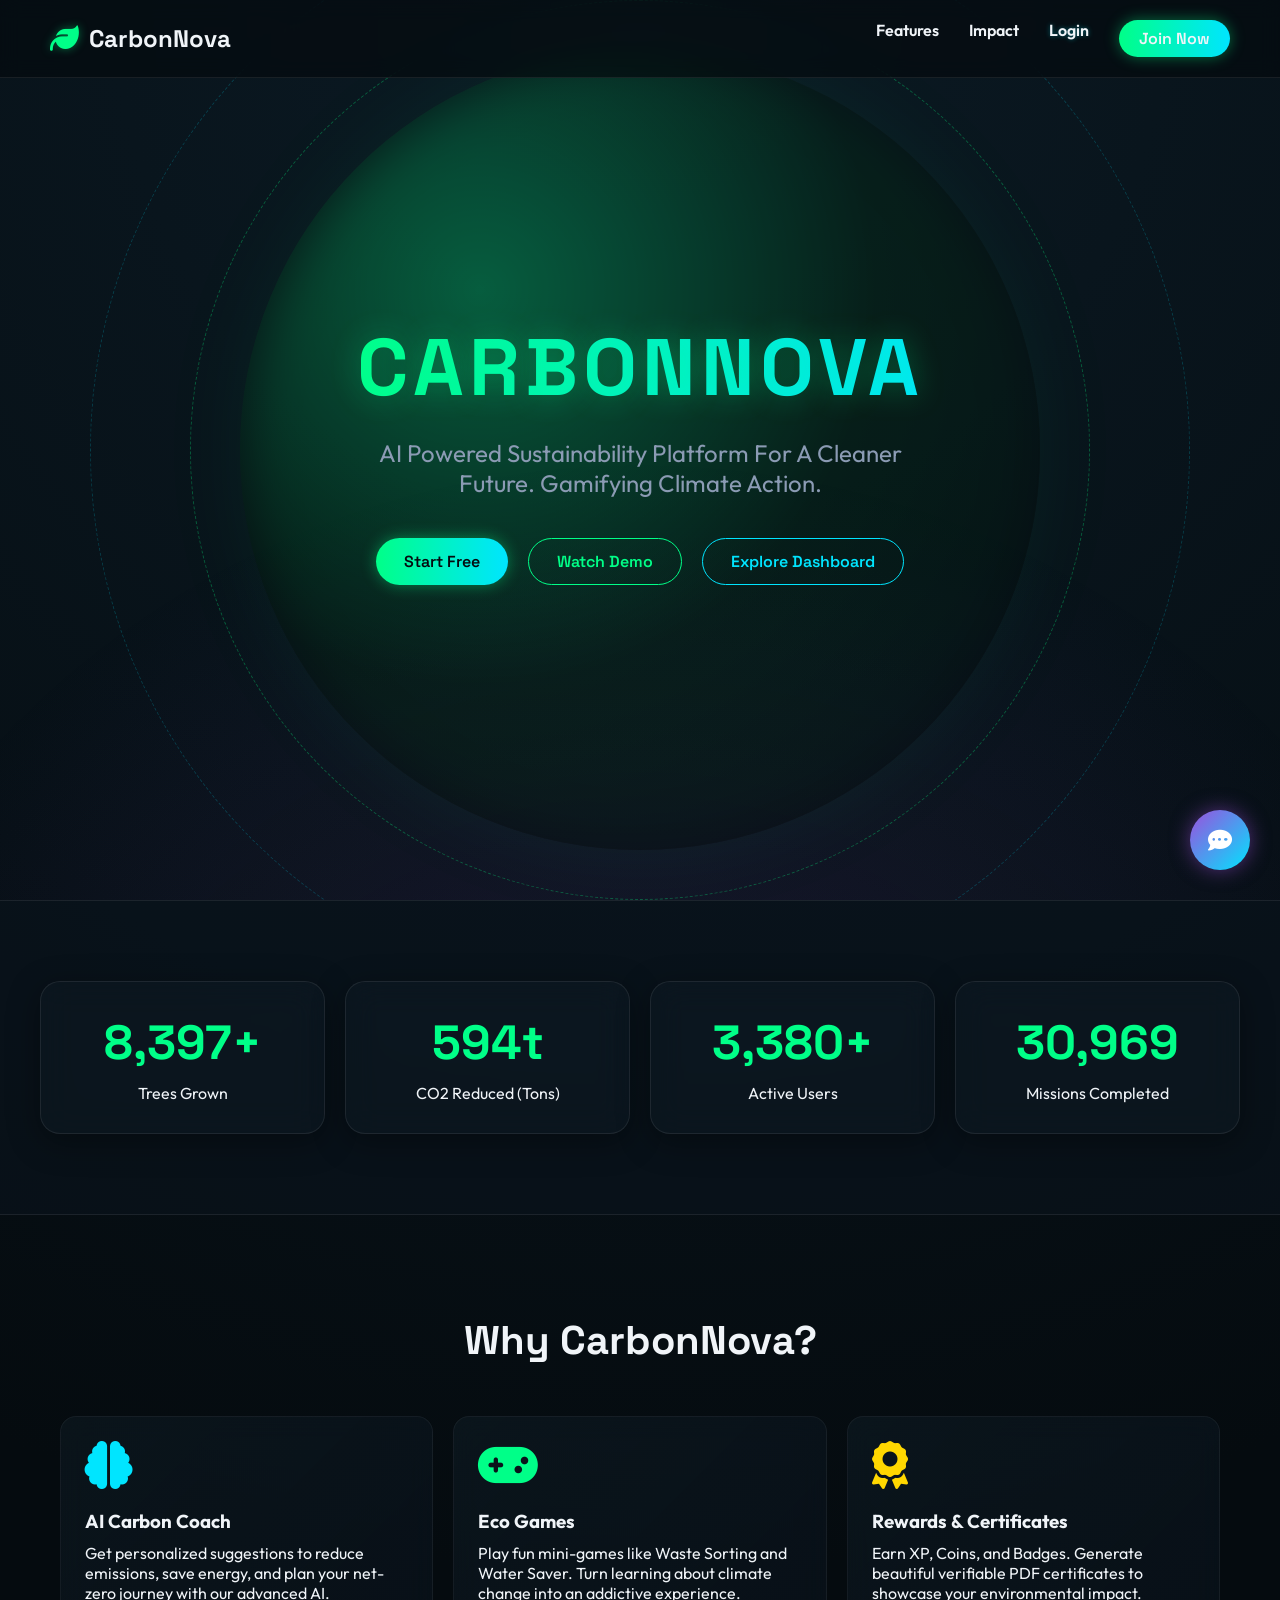
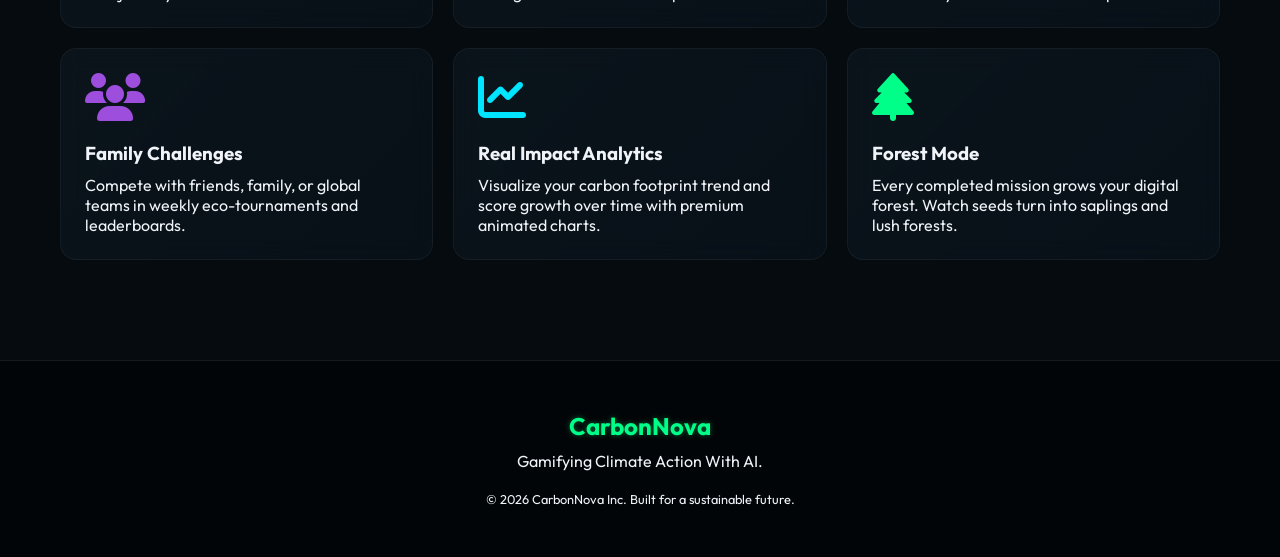
<file: index.html>
<!DOCTYPE html>
<html lang="en">
<head>
    <meta charset="UTF-8">
    <meta name="viewport" content="width=device-width, initial-scale=1.0">
    <title>CarbonNova - Gamifying Climate Action With AI</title>
    <link rel="stylesheet" href="style.css">
    <link rel="stylesheet" href="https://cdnjs.cloudflare.com/ajax/libs/font-awesome/6.4.0/css/all.min.css">
    <style>
        /* Hero Section Specific Styles */
        .hero {
            height: 100vh;
            display: flex;
            align-items: center;
            justify-content: center;
            position: relative;
            overflow: hidden;
            text-align: center;
            padding: 0 20px;
        }

        .earth-container {
            position: absolute;
            z-index: -1;
            width: 800px;
            height: 800px;
            border-radius: 50%;
            background: radial-gradient(circle at 30% 30%, #00ff88 0%, #003311 50%, #050b0f 100%);
            box-shadow: 0 0 100px rgba(0, 255, 136, 0.2), inset 0 0 50px rgba(0, 0, 0, 0.8);
            animation: rotateEarth 60s infinite linear;
            opacity: 0.3;
        }

        @keyframes rotateEarth {
            0% { transform: rotate(0deg); }
            100% { transform: rotate(360deg); }
        }

        .orbit-ring {
            position: absolute;
            border: 1px dashed rgba(0, 255, 136, 0.3);
            border-radius: 50%;
            top: 50%;
            left: 50%;
            transform: translate(-50%, -50%);
        }

        .hero-content h1 {
            font-size: 5rem;
            font-family: var(--font-accent);
            text-transform: uppercase;
            letter-spacing: 5px;
            background: linear-gradient(to right, #00ff88, #00e5ff);
            -webkit-background-clip: text;
            -webkit-text-fill-color: transparent;
            margin-bottom: 20px;
            text-shadow: 0 0 30px rgba(0,255,136,0.3);
        }

        .hero-content p {
            font-size: 1.5rem;
            color: var(--text-muted);
            margin-bottom: 40px;
            max-width: 600px;
            margin-left: auto;
            margin-right: auto;
        }

        .stats-section {
            padding: 80px 20px;
            background: rgba(10,20,30,0.5);
            border-top: 1px solid var(--glass-border);
            border-bottom: 1px solid var(--glass-border);
        }

        .stat-card {
            text-align: center;
            padding: 30px;
        }

        .stat-card h3 {
            font-size: 3rem;
            color: var(--primary-green);
            margin-bottom: 10px;
            font-family: var(--font-accent);
        }

        .features-section {
            padding: 100px 20px;
            max-width: 1200px;
            margin: 0 auto;
        }
        
        .section-title {
            text-align: center;
            font-size: 2.5rem;
            margin-bottom: 50px;
            font-family: var(--font-accent);
        }

        .feature-icon {
            font-size: 3rem;
            color: var(--cyan-highlight);
            margin-bottom: 20px;
        }

        nav {
            position: fixed;
            top: 0;
            width: 100%;
            padding: 20px 50px;
            display: flex;
            justify-content: space-between;
            align-items: center;
            z-index: 100;
            backdrop-filter: blur(10px);
            background: rgba(5,11,15,0.7);
            border-bottom: 1px solid var(--glass-border);
        }

        .nav-links-top {
            display: flex;
            gap: 30px;
            list-style: none;
        }

        .nav-links-top a {
            color: var(--text-main);
            text-decoration: none;
            font-weight: 600;
            transition: color 0.3s;
        }

        .nav-links-top a:hover {
            color: var(--primary-green);
        }

        footer {
            padding: 50px 20px;
            text-align: center;
            background: rgba(0,0,0,0.5);
            border-top: 1px solid var(--glass-border);
        }
    </style>
</head>
<body>
    <div class="bg-wave"></div>
    
    <nav>
        <div class="logo-container" style="border: none; padding: 0;">
            <i class="fas fa-leaf logo-icon"></i>
            CarbonNova
        </div>
        <ul class="nav-links-top">
            <li><a href="#features">Features</a></li>
            <li><a href="#impact">Impact</a></li>
            <li><a href="login.html" class="text-cyan">Login</a></li>
            <li><a href="signup.html" class="btn btn-primary" style="padding: 8px 20px;">Join Now</a></li>
        </ul>
    </nav>

    <section class="hero">
        <div class="earth-container"></div>
        <div class="orbit-ring" style="width: 900px; height: 900px;"></div>
        <div class="orbit-ring" style="width: 1100px; height: 1100px; border-color: rgba(0,229,255,0.2);"></div>
        
        <div class="hero-content reveal">
            <h1>CarbonNova</h1>
            <p>AI Powered Sustainability Platform For A Cleaner Future. Gamifying Climate Action.</p>
            <div style="display: flex; gap: 20px; justify-content: center;">
                <a href="signup.html" class="btn btn-primary">Start Free</a>
                <a href="#features" class="btn btn-outline">Watch Demo</a>
                <a href="dashboard.html" class="btn btn-outline" style="border-color: var(--cyan-highlight); color: var(--cyan-highlight);">Explore Dashboard</a>
            </div>
        </div>
    </section>

    <section id="impact" class="stats-section">
        <div class="grid-4" style="max-width: 1200px; margin: 0 auto;">
            <div class="stat-card glass-panel reveal">
                <h3 id="stat-trees">0</h3>
                <p>Trees Grown</p>
            </div>
            <div class="stat-card glass-panel reveal">
                <h3 id="stat-co2">0</h3>
                <p>CO2 Reduced (Tons)</p>
            </div>
            <div class="stat-card glass-panel reveal">
                <h3 id="stat-users">0</h3>
                <p>Active Users</p>
            </div>
            <div class="stat-card glass-panel reveal">
                <h3 id="stat-missions">0</h3>
                <p>Missions Completed</p>
            </div>
        </div>
    </section>

    <section id="features" class="features-section">
        <h2 class="section-title reveal">Why CarbonNova?</h2>
        <div class="grid-3">
            <div class="glass-card reveal">
                <i class="fas fa-brain feature-icon"></i>
                <h3>AI Carbon Coach</h3>
                <p class="mt-1 text-muted">Get personalized suggestions to reduce emissions, save energy, and plan your net-zero journey with our advanced AI.</p>
            </div>
            <div class="glass-card reveal">
                <i class="fas fa-gamepad feature-icon" style="color: var(--primary-green);"></i>
                <h3>Eco Games</h3>
                <p class="mt-1 text-muted">Play fun mini-games like Waste Sorting and Water Saver. Turn learning about climate change into an addictive experience.</p>
            </div>
            <div class="glass-card reveal">
                <i class="fas fa-award feature-icon" style="color: var(--gold-accent);"></i>
                <h3>Rewards & Certificates</h3>
                <p class="mt-1 text-muted">Earn XP, Coins, and Badges. Generate beautiful verifiable PDF certificates to showcase your environmental impact.</p>
            </div>
            <div class="glass-card reveal">
                <i class="fas fa-users feature-icon" style="color: var(--purple-glow);"></i>
                <h3>Family Challenges</h3>
                <p class="mt-1 text-muted">Compete with friends, family, or global teams in weekly eco-tournaments and leaderboards.</p>
            </div>
            <div class="glass-card reveal">
                <i class="fas fa-chart-line feature-icon" style="color: var(--cyan-highlight);"></i>
                <h3>Real Impact Analytics</h3>
                <p class="mt-1 text-muted">Visualize your carbon footprint trend and score growth over time with premium animated charts.</p>
            </div>
            <div class="glass-card reveal">
                <i class="fas fa-tree feature-icon" style="color: var(--primary-green);"></i>
                <h3>Forest Mode</h3>
                <p class="mt-1 text-muted">Every completed mission grows your digital forest. Watch seeds turn into saplings and lush forests.</p>
            </div>
        </div>
    </section>

    <footer>
        <h2 class="text-green mb-1">CarbonNova</h2>
        <p class="text-muted">Gamifying Climate Action With AI.</p>
        <p class="mt-2 text-muted" style="font-size: 0.8rem;">© 2026 CarbonNova Inc. Built for a sustainable future.</p>
    </footer>

    <script src="script.js"></script>
    <script>
        // Hero Counters Animation
        function animateValue(id, start, end, duration, suffix="") {
            if (start === end) return;
            var range = end - start;
            var current = start;
            var increment = end > start ? 1 : -1;
            if(range > 100) {
                increment = Math.floor(range / (duration / 50));
            }
            var stepTime = Math.abs(Math.floor(duration / (range/increment)));
            var obj = document.getElementById(id);
            var timer = setInterval(function() {
                current += increment;
                if ((increment > 0 && current >= end) || (increment < 0 && current <= end)) {
                    current = end;
                    clearInterval(timer);
                }
                obj.innerHTML = current.toLocaleString() + suffix;
            }, stepTime);
        }

        // Trigger animations when in view
        const observer = new IntersectionObserver((entries) => {
            entries.forEach(entry => {
                if (entry.isIntersecting) {
                    entry.target.classList.add('active');
                    if(entry.target.id === 'impact') {
                        animateValue("stat-trees", 0, 12450, 2000, "+");
                        animateValue("stat-co2", 0, 890, 2000, "t");
                        animateValue("stat-users", 0, 5200, 2000, "+");
                        animateValue("stat-missions", 0, 45890, 2000, "");
                        observer.unobserve(entry.target);
                    }
                }
            });
        });

        document.querySelectorAll('.reveal, .stats-section').forEach(el => observer.observe(el));
    </script>
</body>
</html>
</file>
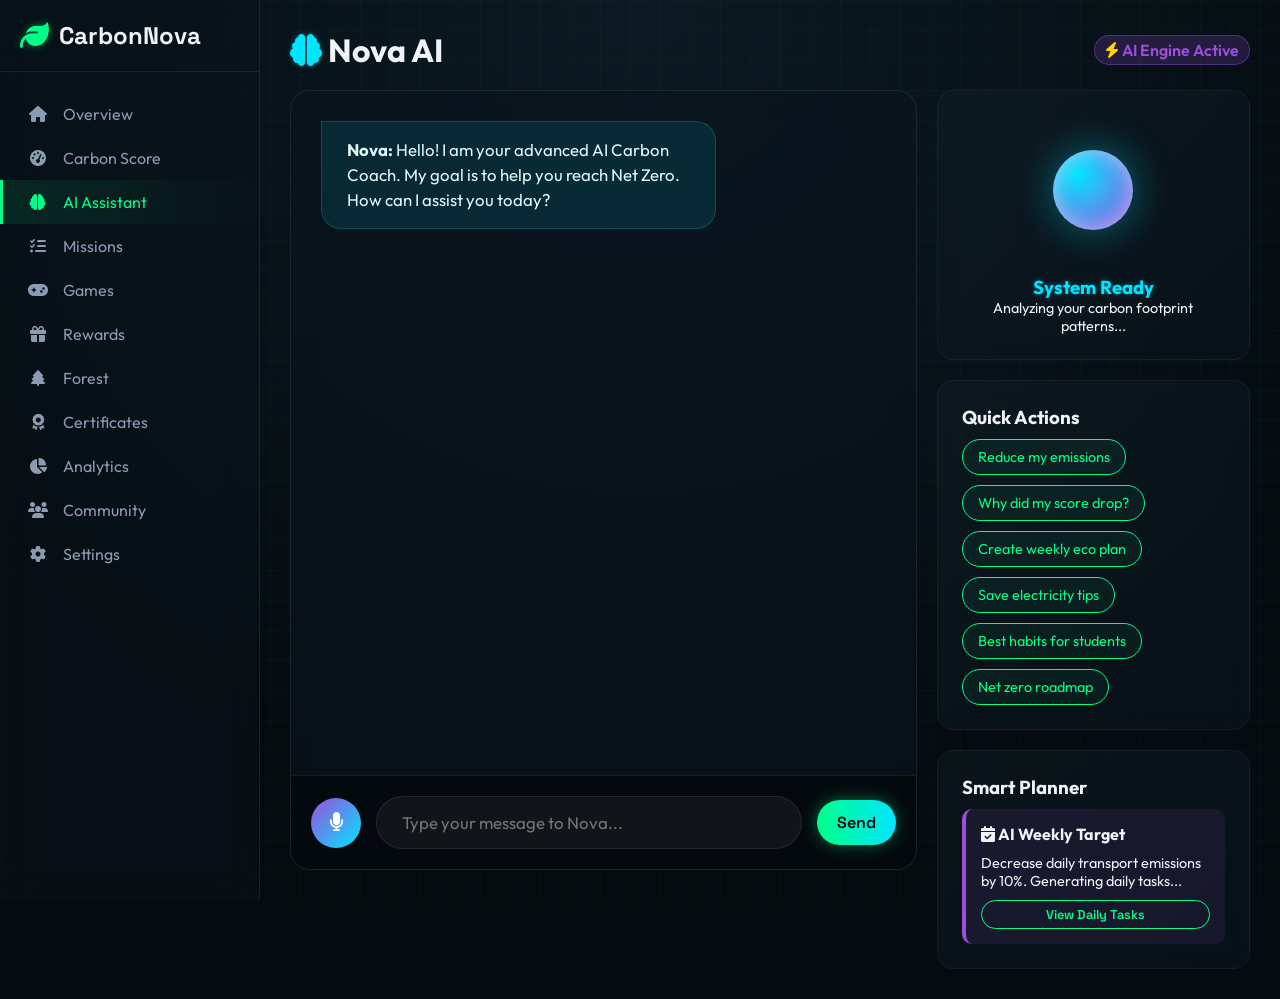
<file: ai-assistant.html>
<!DOCTYPE html>
<html lang="en">
<head>
    <meta charset="UTF-8">
    <meta name="viewport" content="width=device-width, initial-scale=1.0">
    <title>CarbonNova - AI Assistant</title>
    <link rel="stylesheet" href="style.css">
    <link rel="stylesheet" href="https://cdnjs.cloudflare.com/ajax/libs/font-awesome/6.4.0/css/all.min.css">
</head>
<body>
    <div class="matrix-bg"></div>

    <!-- Sidebar -->
    <aside class="sidebar">
        <div class="logo-container">
            <i class="fas fa-leaf logo-icon"></i> CarbonNova
        </div>
        <ul class="nav-links">
            <li><a href="dashboard.html"><i class="fas fa-home"></i> Overview</a></li>
            <li><a href="analytics.html"><i class="fas fa-tachometer-alt"></i> Carbon Score</a></li>
            <li class="active"><a href="ai-assistant.html"><i class="fas fa-brain"></i> AI Assistant</a></li>
            <li><a href="dashboard.html"><i class="fas fa-tasks"></i> Missions</a></li>
            <li><a href="games.html"><i class="fas fa-gamepad"></i> Games</a></li>
            <li><a href="dashboard.html"><i class="fas fa-gift"></i> Rewards</a></li>
            <li><a href="forest.html"><i class="fas fa-tree"></i> Forest</a></li>
            <li><a href="certificates.html"><i class="fas fa-award"></i> Certificates</a></li>
            <li><a href="analytics.html"><i class="fas fa-chart-pie"></i> Analytics</a></li>
            <li><a href="community.html"><i class="fas fa-users"></i> Community</a></li>
            <li><a href="settings.html"><i class="fas fa-cog"></i> Settings</a></li>
        </ul>
    </aside>

    <main class="main-content" style="padding: 30px;">
        <div class="flex-between mb-2">
            <h1><i class="fas fa-brain text-cyan"></i> Nova AI</h1>
            <div class="badge badge-purple" style="font-size: 1rem;"><i class="fas fa-bolt text-gold"></i> AI Engine Active</div>
        </div>

        <div class="grid-3" style="grid-template-columns: 2fr 1fr; align-items: start;">
            
            <!-- Main Chat Interface -->
            <div class="chat-fullscreen reveal active">
                <div class="chat-fs-messages" id="fs-chat-body">
                    <div class="msg-bubble msg-ai">
                        <strong>Nova:</strong> Hello! I am your advanced AI Carbon Coach. My goal is to help you reach Net Zero. How can I assist you today?
                    </div>
                </div>

                <div class="chat-fs-input">
                    <button class="voice-btn"><i class="fas fa-microphone"></i></button>
                    <input type="text" id="fs-chat-input" placeholder="Type your message to Nova...">
                    <button class="btn btn-primary" onclick="sendFsMessage()" style="padding: 12px 20px; border-radius: 30px;">Send</button>
                </div>
            </div>

            <!-- AI Insights & Prompts -->
            <div style="display: flex; flex-direction: column; gap: 20px;">
                
                <div class="glass-card reveal active" style="text-align: center;">
                    <div class="ai-orb-container">
                        <div class="ai-orb"></div>
                    </div>
                    <h3 class="mt-1 text-cyan">System Ready</h3>
                    <p class="text-muted" style="font-size: 0.9rem;">Analyzing your carbon footprint patterns...</p>
                </div>

                <div class="glass-card reveal active">
                    <h3 class="mb-1">Quick Actions</h3>
                    <div class="prompt-chips">
                        <div class="chip" onclick="quickPrompt('Reduce my emissions')">Reduce my emissions</div>
                        <div class="chip" onclick="quickPrompt('Why did my score drop?')">Why did my score drop?</div>
                        <div class="chip" onclick="quickPrompt('Create weekly eco plan')">Create weekly eco plan</div>
                        <div class="chip" onclick="quickPrompt('Save electricity tips')">Save electricity tips</div>
                        <div class="chip" onclick="quickPrompt('Best habits for students')">Best habits for students</div>
                        <div class="chip" onclick="quickPrompt('Net zero roadmap')">Net zero roadmap</div>
                    </div>
                </div>

                <div class="glass-card reveal active">
                    <h3 class="mb-1">Smart Planner</h3>
                    <div style="background: rgba(157, 78, 221, 0.1); border-left: 4px solid var(--purple-glow); padding: 15px; border-radius: 10px;">
                        <strong><i class="fas fa-calendar-check text-purple"></i> AI Weekly Target</strong>
                        <p class="text-muted mt-1" style="font-size: 0.9rem;">Decrease daily transport emissions by 10%. Generating daily tasks...</p>
                        <button class="btn btn-outline mt-1" style="padding: 5px 15px; font-size: 0.8rem; width: 100%;">View Daily Tasks</button>
                    </div>
                </div>

            </div>
        </div>
    </main>

    <script src="script.js"></script>
    <script>
        // Disable the global floating chatbot on this dedicated page
        document.addEventListener("DOMContentLoaded", () => {
            const floatingBot = document.getElementById('ai-chatbot');
            if(floatingBot) floatingBot.style.display = 'none';
        });

        const chatBody = document.getElementById('fs-chat-body');
        const chatInput = document.getElementById('fs-chat-input');

        chatInput.addEventListener('keypress', function (e) {
            if (e.key === 'Enter') sendFsMessage();
        });

        function quickPrompt(text) {
            chatInput.value = text;
            sendFsMessage();
        }

        function sendFsMessage() {
            const msg = chatInput.value.trim();
            if(!msg) return;

            // User msg
            chatBody.insertAdjacentHTML('beforeend', `<div class="msg-bubble msg-user">${msg}</div>`);
            chatInput.value = '';
            chatBody.scrollTop = chatBody.scrollHeight;

            // Typing animation
            setTimeout(() => {
                const typingId = 'typing-' + Date.now();
                chatBody.insertAdjacentHTML('beforeend', `<div class="msg-bubble msg-ai" id="${typingId}">...Nova is thinking...</div>`);
                chatBody.scrollTop = chatBody.scrollHeight;
                
                setTimeout(() => {
                    document.getElementById(typingId).remove();
                    let reply = getMockAIResponse(msg);
                    chatBody.insertAdjacentHTML('beforeend', `<div class="msg-bubble msg-ai"><strong>Nova:</strong> ${reply}</div>`);
                    chatBody.scrollTop = chatBody.scrollHeight;
                }, 1200);
            }, 400);
        }

        function getMockAIResponse(msg) {
            const lower = msg.toLowerCase();
            if(lower.includes('reduce') || lower.includes('emissions')) {
                return "Based on your data, your biggest emission source is transport. I suggest trying a 3-day carpool challenge. Would you like me to add this to your Smart Planner?";
            }
            if(lower.includes('score drop')) {
                return "I noticed a 15% spike in electricity usage over the weekend. Check if any heating/cooling systems were left on standby.";
            }
            if(lower.includes('weekly eco plan')) {
                return "Generating plan... 1) Meatless Monday. 2) Zero Waste Wednesday. 3) Cycle to work on Friday. I have added these to your missions.";
            }
            if(lower.includes('student')) {
                return "For students: Buy second-hand textbooks, use digital notes instead of paper, and unplug your laptop charger when fully charged.";
            }
            if(lower.includes('net zero')) {
                return "Your personalized Net Zero roadmap will take approximately 14 months of consistent habit changes. I'll guide you step-by-step!";
            }
            return "That's an insightful question. Let me analyze your historical carbon data and provide a detailed recommendation shortly.";
        }
        // Voice Recognition Logic
        const voiceBtn = document.querySelector('.voice-btn');
        let isListening = false;

        if ('webkitSpeechRecognition' in window || 'SpeechRecognition' in window) {
            const SpeechRecognition = window.SpeechRecognition || window.webkitSpeechRecognition;
            const recognition = new SpeechRecognition();
            recognition.continuous = false;
            recognition.interimResults = false;
            recognition.lang = 'en-US';

            recognition.onstart = () => {
                isListening = true;
                console.log('Speech recognition started');
                voiceBtn.innerHTML = '<i class="fas fa-circle-notch fa-spin"></i>';
                voiceBtn.style.background = 'var(--primary-green)';
            };

            recognition.onresult = (event) => {
                const transcript = event.results[0][0].transcript;
                chatInput.value = transcript;
                sendFsMessage();
            };

            recognition.onend = () => {
                isListening = false;
                voiceBtn.innerHTML = '<i class="fas fa-microphone"></i>';
                voiceBtn.style.background = 'linear-gradient(135deg, var(--purple-glow), var(--cyan-highlight))';
            };

            voiceBtn.addEventListener('click', () => {
                if (isListening) {
                    recognition.stop();
                } else {
                    recognition.start();
                }
            });
        } else {
            voiceBtn.addEventListener('click', () => {
                alert('Speech Recognition is not supported in this browser. Please try Chrome or Edge.');
            });
        }
    </script>
</body>
</html>
</file>
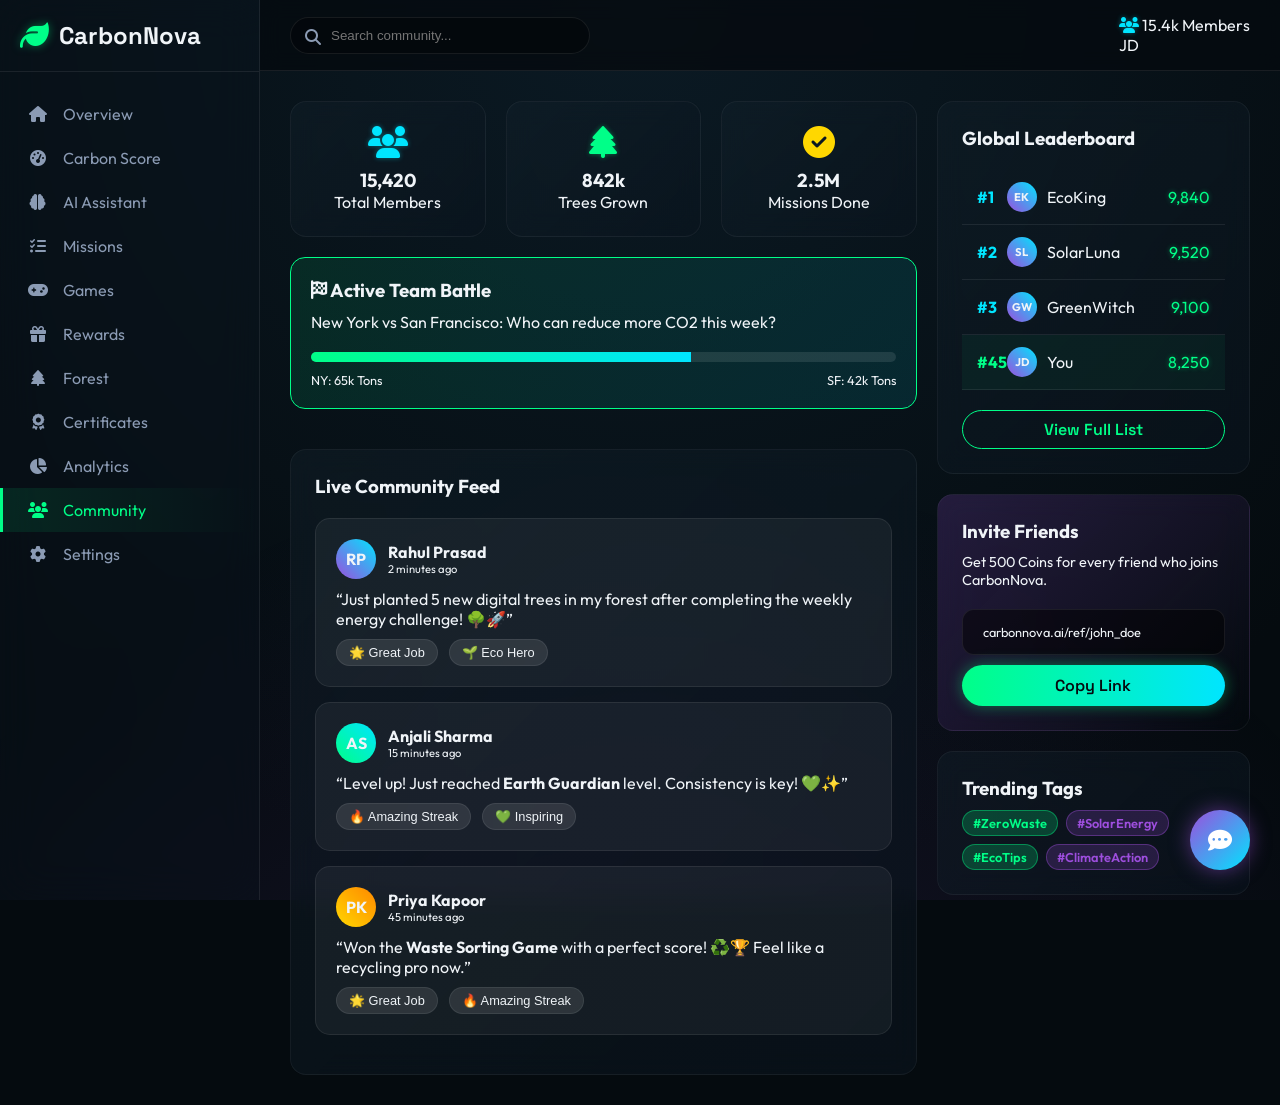
<file: community.html>
<!DOCTYPE html>
<html lang="en">
<head>
    <meta charset="UTF-8">
    <meta name="viewport" content="width=device-width, initial-scale=1.0">
    <title>CarbonNova - Community</title>
    <link rel="stylesheet" href="style.css">
    <link rel="stylesheet" href="https://cdnjs.cloudflare.com/ajax/libs/font-awesome/6.4.0/css/all.min.css">
    <style>
        .community-grid {
            display: grid;
            grid-template-columns: 2fr 1fr;
            gap: 20px;
            padding: 30px;
        }
        .feed-item {
            background: rgba(255, 255, 255, 0.05);
            border: 1px solid var(--glass-border);
            border-radius: 15px;
            padding: 20px;
            margin-bottom: 15px;
            transition: transform 0.3s ease;
        }
        .feed-item:hover {
            transform: scale(1.02);
            border-color: var(--primary-green);
        }
        .feed-header {
            display: flex;
            align-items: center;
            gap: 12px;
            margin-bottom: 10px;
        }
        .feed-avatar {
            width: 40px;
            height: 40px;
            border-radius: 50%;
            background: linear-gradient(45deg, var(--purple-glow), var(--cyan-highlight));
            display: flex;
            align-items: center;
            justify-content: center;
            font-weight: bold;
        }
        .kudos-btn {
            background: rgba(255, 255, 255, 0.1);
            border: 1px solid var(--glass-border);
            color: var(--text-main);
            padding: 5px 12px;
            border-radius: 20px;
            font-size: 0.8rem;
            cursor: pointer;
            margin-right: 8px;
            transition: all 0.3s;
        }
        .kudos-btn:hover {
            background: var(--primary-green-glow);
            border-color: var(--primary-green);
        }
        .leaderboard-row {
            display: flex;
            justify-content: space-between;
            align-items: center;
            padding: 12px 15px;
            border-bottom: 1px solid var(--glass-border);
        }
        .leaderboard-row:last-child {
            border-bottom: none;
        }
        .rank {
            width: 30px;
            font-weight: bold;
            color: var(--cyan-highlight);
        }
        .challenge-card {
            background: linear-gradient(135deg, rgba(0, 255, 136, 0.1), rgba(0, 229, 255, 0.1));
            border: 1px solid var(--primary-green);
            padding: 20px;
            border-radius: 15px;
            margin-bottom: 20px;
        }
    </style>
</head>
<body>
    <div class="bg-wave"></div>

    <!-- Sidebar -->
    <aside class="sidebar">
        <div class="logo-container">
            <i class="fas fa-leaf logo-icon"></i> CarbonNova
        </div>
        <ul class="nav-links">
            <li><a href="dashboard.html"><i class="fas fa-home"></i> Overview</a></li>
            <li><a href="analytics.html"><i class="fas fa-tachometer-alt"></i> Carbon Score</a></li>
            <li><a href="ai-assistant.html"><i class="fas fa-brain"></i> AI Assistant</a></li>
            <li><a href="dashboard.html"><i class="fas fa-tasks"></i> Missions</a></li>
            <li><a href="games.html"><i class="fas fa-gamepad"></i> Games</a></li>
            <li><a href="dashboard.html"><i class="fas fa-gift"></i> Rewards</a></li>
            <li><a href="forest.html"><i class="fas fa-tree"></i> Forest</a></li>
            <li><a href="certificates.html"><i class="fas fa-award"></i> Certificates</a></li>
            <li><a href="analytics.html"><i class="fas fa-chart-pie"></i> Analytics</a></li>
            <li class="active"><a href="community.html"><i class="fas fa-users"></i> Community</a></li>
            <li><a href="settings.html"><i class="fas fa-cog"></i> Settings</a></li>
        </ul>
    </aside>

    <main class="main-content">
        <nav class="top-nav">
            <div class="search-bar" style="position: relative; width: 300px;">
                <i class="fas fa-search" style="position: absolute; left: 15px; top: 12px; color: var(--text-muted);"></i>
                <input type="text" placeholder="Search community..." style="width: 100%; padding: 10px 10px 10px 40px; border-radius: 20px; border: 1px solid var(--glass-border); background: rgba(0,0,0,0.3); color: white;">
            </div>
            
            <div class="user-profile">
                <div class="stat-badge"><i class="fas fa-users text-cyan"></i> 15.4k Members</div>
                <div class="avatar">JD</div>
            </div>
        </nav>

        <div class="community-grid">
            <!-- Left Column: Feed & Challenges -->
            <div style="display: flex; flex-direction: column; gap: 20px;">
                <!-- Community Stats -->
                <div class="grid-3">
                    <div class="glass-card reveal active" style="text-align: center;">
                        <i class="fas fa-users text-cyan mb-1" style="font-size: 2rem;"></i>
                        <h3>15,420</h3>
                        <p class="text-muted">Total Members</p>
                    </div>
                    <div class="glass-card reveal active" style="text-align: center;">
                        <i class="fas fa-tree text-green mb-1" style="font-size: 2rem;"></i>
                        <h3>842k</h3>
                        <p class="text-muted">Trees Grown</p>
                    </div>
                    <div class="glass-card reveal active" style="text-align: center;">
                        <i class="fas fa-check-circle text-gold mb-1" style="font-size: 2rem;"></i>
                        <h3>2.5M</h3>
                        <p class="text-muted">Missions Done</p>
                    </div>
                </div>

                <!-- Team Challenges -->
                <div class="challenge-card reveal active">
                    <h3 class="mb-1"><i class="fas fa-flag-checkered mr-1"></i> Active Team Battle</h3>
                    <p class="text-muted mb-2">New York vs San Francisco: Who can reduce more CO2 this week?</p>
                    <div style="height: 10px; background: rgba(255,255,255,0.1); border-radius: 5px; overflow: hidden; margin-bottom: 10px;">
                        <div style="width: 65%; height: 100%; background: linear-gradient(90deg, var(--primary-green), var(--cyan-highlight));"></div>
                    </div>
                    <div class="flex-between" style="font-size: 0.8rem;">
                        <span>NY: 65k Tons</span>
                        <span>SF: 42k Tons</span>
                    </div>
                </div>

                <!-- Community Feed -->
                <div class="glass-card reveal active">
                    <h3 class="mb-2">Live Community Feed</h3>
                    
                    <div class="feed-item">
                        <div class="feed-header">
                            <div class="feed-avatar">RP</div>
                            <div>
                                <strong>Rahul Prasad</strong>
                                <p class="text-muted" style="font-size: 0.7rem;">2 minutes ago</p>
                            </div>
                        </div>
                        <p>“Just planted 5 new digital trees in my forest after completing the weekly energy challenge! 🌳🚀”</p>
                        <div class="mt-1">
                            <button class="kudos-btn">🌟 Great Job</button>
                            <button class="kudos-btn">🌱 Eco Hero</button>
                        </div>
                    </div>

                    <div class="feed-item">
                        <div class="feed-header">
                            <div class="feed-avatar" style="background: linear-gradient(45deg, #00ff88, #00e5ff);">AS</div>
                            <div>
                                <strong>Anjali Sharma</strong>
                                <p class="text-muted" style="font-size: 0.7rem;">15 minutes ago</p>
                            </div>
                        </div>
                        <p>“Level up! Just reached <strong>Earth Guardian</strong> level. Consistency is key! 💚✨”</p>
                        <div class="mt-1">
                            <button class="kudos-btn">🔥 Amazing Streak</button>
                            <button class="kudos-btn">💚 Inspiring</button>
                        </div>
                    </div>

                    <div class="feed-item">
                        <div class="feed-header">
                            <div class="feed-avatar" style="background: linear-gradient(45deg, #ffd700, #ff8800);">PK</div>
                            <div>
                                <strong>Priya Kapoor</strong>
                                <p class="text-muted" style="font-size: 0.7rem;">45 minutes ago</p>
                            </div>
                        </div>
                        <p>“Won the <strong>Waste Sorting Game</strong> with a perfect score! ♻️🏆 Feel like a recycling pro now.”</p>
                        <div class="mt-1">
                            <button class="kudos-btn">🌟 Great Job</button>
                            <button class="kudos-btn">🔥 Amazing Streak</button>
                        </div>
                    </div>
                </div>
            </div>

            <!-- Right Column: Leaderboard & Invite -->
            <div style="display: flex; flex-direction: column; gap: 20px;">
                <!-- Leaderboard -->
                <div class="glass-card reveal active">
                    <h3 class="mb-2">Global Leaderboard</h3>
                    <div class="leaderboard-row">
                        <span class="rank">#1</span>
                        <div style="flex: 1; display: flex; align-items: center; gap: 10px;">
                            <div class="feed-avatar" style="width: 30px; height: 30px; font-size: 0.7rem;">EK</div>
                            <span>EcoKing</span>
                        </div>
                        <span class="text-green">9,840</span>
                    </div>
                    <div class="leaderboard-row">
                        <span class="rank">#2</span>
                        <div style="flex: 1; display: flex; align-items: center; gap: 10px;">
                            <div class="feed-avatar" style="width: 30px; height: 30px; font-size: 0.7rem;">SL</div>
                            <span>SolarLuna</span>
                        </div>
                        <span class="text-green">9,520</span>
                    </div>
                    <div class="leaderboard-row">
                        <span class="rank">#3</span>
                        <div style="flex: 1; display: flex; align-items: center; gap: 10px;">
                            <div class="feed-avatar" style="width: 30px; height: 30px; font-size: 0.7rem;">GW</div>
                            <span>GreenWitch</span>
                        </div>
                        <span class="text-green">9,100</span>
                    </div>
                    <div class="leaderboard-row" style="background: rgba(0, 255, 136, 0.05);">
                        <span class="rank" style="color: var(--primary-green);">#45</span>
                        <div style="flex: 1; display: flex; align-items: center; gap: 10px;">
                            <div class="feed-avatar" style="width: 30px; height: 30px; font-size: 0.7rem;">JD</div>
                            <span>You</span>
                        </div>
                        <span class="text-green">8,250</span>
                    </div>
                    <button class="btn btn-outline mt-2" style="width: 100%; padding: 8px;">View Full List</button>
                </div>

                <!-- Invite Friends -->
                <div class="glass-card reveal active" style="background: linear-gradient(135deg, rgba(157, 78, 221, 0.2), transparent);">
                    <h3 class="mb-1">Invite Friends</h3>
                    <p class="text-muted mb-2" style="font-size: 0.9rem;">Get 500 Coins for every friend who joins CarbonNova.</p>
                    <div class="input-group" style="margin-bottom: 10px;">
                        <input type="text" value="carbonnova.ai/ref/john_doe" readonly style="background: rgba(0,0,0,0.5); font-size: 0.8rem;">
                    </div>
                    <button class="btn btn-primary" style="width: 100%; padding: 10px;">Copy Link</button>
                </div>

                <!-- Trending Topics -->
                <div class="glass-card reveal active">
                    <h3 class="mb-1">Trending Tags</h3>
                    <div style="display: flex; flex-wrap: wrap; gap: 8px;">
                        <span class="badge badge-green">#ZeroWaste</span>
                        <span class="badge badge-purple">#SolarEnergy</span>
                        <span class="badge badge-green">#EcoTips</span>
                        <span class="badge badge-purple">#ClimateAction</span>
                    </div>
                </div>
            </div>
        </div>
    </main>

    <script src="script.js"></script>
    <script>
        // Simple reaction animation
        document.querySelectorAll('.kudos-btn').forEach(btn => {
            btn.addEventListener('click', function() {
                this.style.transform = 'scale(1.2)';
                this.style.borderColor = 'var(--primary-green)';
                setTimeout(() => {
                    this.style.transform = 'scale(1)';
                }, 200);
            });
        });
    </script>
</body>
</html>
</file>
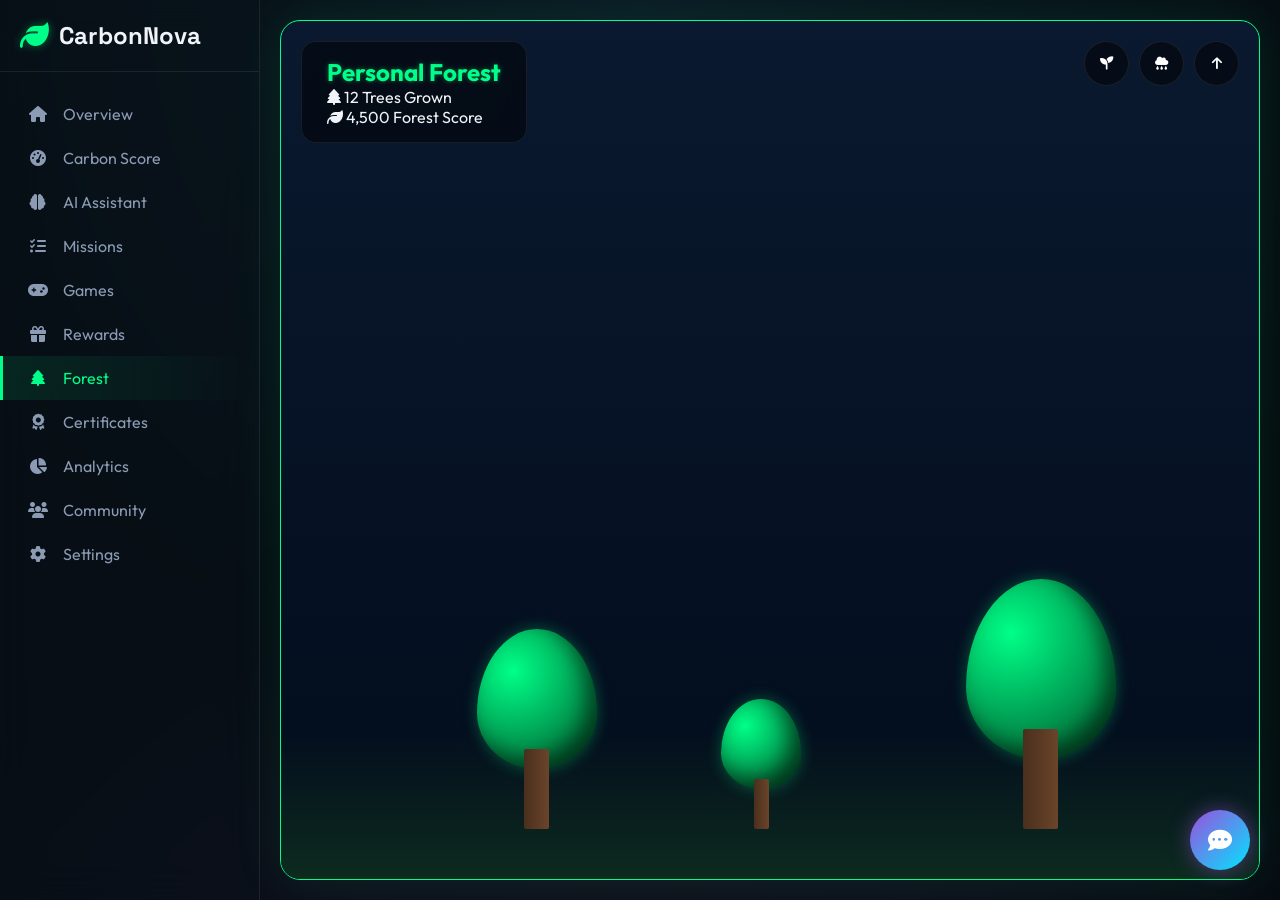
<file: forest.html>
<!DOCTYPE html>
<html lang="en">
<head>
    <meta charset="UTF-8">
    <meta name="viewport" content="width=device-width, initial-scale=1.0">
    <title>CarbonNova - Forest Mode</title>
    <link rel="stylesheet" href="style.css">
    <link rel="stylesheet" href="https://cdnjs.cloudflare.com/ajax/libs/font-awesome/6.4.0/css/all.min.css">
    <style>
        .forest-container {
            position: relative;
            height: calc(100vh - 40px);
            background: linear-gradient(to bottom, #0a192f 0%, #020c1b 100%);
            border-radius: 20px;
            overflow: hidden;
            border: 1px solid var(--primary-green);
            box-shadow: 0 0 50px rgba(0,255,136,0.1);
        }

        .forest-stats {
            position: absolute;
            top: 20px;
            left: 20px;
            z-index: 10;
            background: rgba(0,0,0,0.5);
            padding: 15px 25px;
            border-radius: 15px;
            backdrop-filter: blur(10px);
            border: 1px solid var(--glass-border);
        }

        .forest-controls {
            position: absolute;
            top: 20px;
            right: 20px;
            z-index: 10;
            display: flex;
            gap: 10px;
        }

        .control-btn {
            background: rgba(0,0,0,0.5);
            border: 1px solid var(--glass-border);
            color: white;
            width: 45px;
            height: 45px;
            border-radius: 50%;
            display: flex;
            align-items: center;
            justify-content: center;
            cursor: pointer;
            transition: all 0.3s;
        }

        .control-btn:hover, .control-btn.active {
            background: var(--primary-green);
            color: #000;
            box-shadow: 0 0 15px var(--primary-green-glow);
        }

        .ground {
            position: absolute;
            bottom: 0;
            width: 100%;
            height: 150px;
            background: linear-gradient(to top, #0d2b1f, transparent);
            z-index: 2;
        }

        .tree {
            position: absolute;
            bottom: 50px;
            transform-origin: bottom center;
            transition: all 1s ease-in-out;
            z-index: 3;
            display: flex;
            flex-direction: column;
            align-items: center;
        }

        .tree-crown {
            background: radial-gradient(circle at 30% 30%, var(--primary-green), #004d26);
            border-radius: 50% 50% 50% 50% / 60% 60% 40% 40%;
            box-shadow: inset -10px -10px 20px rgba(0,0,0,0.5), 0 0 15px rgba(0,255,136,0.3);
            transition: all 1s;
        }

        .tree-trunk {
            background: linear-gradient(to right, #4a2f1d, #6b442a);
            border-radius: 2px;
            transition: all 1s;
        }

        /* Rain Animation */
        .rain {
            position: absolute;
            top: 0;
            left: 0;
            width: 100%;
            height: 100%;
            pointer-events: none;
            z-index: 5;
            display: none;
        }

        .rain.active {
            display: block;
        }

        .drop {
            position: absolute;
            background: linear-gradient(to bottom, rgba(255,255,255,0), rgba(0, 229, 255, 0.8));
            width: 2px;
            height: 20px;
            bottom: 100%;
            animation: rainDrop linear infinite;
        }

        @keyframes rainDrop {
            0% { transform: translateY(-100vh); }
            100% { transform: translateY(100vh); }
        }

        /* Birds */
        .bird {
            position: absolute;
            top: 20%;
            color: #fff;
            font-size: 1.5rem;
            animation: fly linear infinite;
            opacity: 0.5;
        }

        @keyframes fly {
            0% { transform: translateX(-100px) translateY(0) scaleX(-1); }
            50% { transform: translateX(50vw) translateY(-50px) scaleX(-1); }
            100% { transform: translateX(100vw) translateY(0) scaleX(-1); }
        }
    </style>
</head>
<body>
    <div class="bg-wave"></div>

    <!-- Sidebar -->
    <aside class="sidebar">
        <div class="logo-container">
            <i class="fas fa-leaf logo-icon"></i> CarbonNova
        </div>
        <ul class="nav-links">
            <li><a href="dashboard.html"><i class="fas fa-home"></i> Overview</a></li>
            <li><a href="analytics.html"><i class="fas fa-tachometer-alt"></i> Carbon Score</a></li>
            <li><a href="ai-assistant.html"><i class="fas fa-brain"></i> AI Assistant</a></li>
            <li><a href="dashboard.html"><i class="fas fa-tasks"></i> Missions</a></li>
            <li><a href="games.html"><i class="fas fa-gamepad"></i> Games</a></li>
            <li><a href="dashboard.html"><i class="fas fa-gift"></i> Rewards</a></li>
            <li class="active"><a href="forest.html"><i class="fas fa-tree"></i> Forest</a></li>
            <li><a href="certificates.html"><i class="fas fa-award"></i> Certificates</a></li>
            <li><a href="analytics.html"><i class="fas fa-chart-pie"></i> Analytics</a></li>
            <li><a href="community.html"><i class="fas fa-users"></i> Community</a></li>
            <li><a href="settings.html"><i class="fas fa-cog"></i> Settings</a></li>
        </ul>
    </aside>

    <main class="main-content">
        <div style="padding: 20px;">
            <div class="forest-container" id="forestBox">
                <div class="forest-stats">
                    <h2 class="text-green">Personal Forest</h2>
                    <p class="text-muted"><i class="fas fa-tree"></i> 12 Trees Grown</p>
                    <p class="text-muted"><i class="fas fa-leaf"></i> 4,500 Forest Score</p>
                </div>

                <div class="forest-controls">
                    <button class="control-btn" onclick="plantTree()" title="Plant Seed">
                        <i class="fas fa-seedling"></i>
                    </button>
                    <button class="control-btn" onclick="toggleRain()" id="rainBtn" title="Water Forest">
                        <i class="fas fa-cloud-rain"></i>
                    </button>
                    <button class="control-btn" onclick="growTrees()" title="Grow Trees">
                        <i class="fas fa-arrow-up"></i>
                    </button>
                </div>

                <div class="ground"></div>
                <div class="rain" id="rainEffect"></div>
                
                <!-- Birds -->
                <i class="fas fa-dove bird" style="left: -100px; animation-duration: 15s; animation-delay: 0s;"></i>
                <i class="fas fa-dove bird" style="left: -100px; animation-duration: 20s; animation-delay: 5s; top: 30%;"></i>

                <!-- Initial Trees -->
                <div class="tree" style="left: 20%;" data-stage="3">
                    <div class="tree-crown" style="width: 120px; height: 140px; margin-bottom: -20px;"></div>
                    <div class="tree-trunk" style="width: 25px; height: 80px;"></div>
                </div>
                <div class="tree" style="left: 45%;" data-stage="2">
                    <div class="tree-crown" style="width: 80px; height: 90px; margin-bottom: -10px;"></div>
                    <div class="tree-trunk" style="width: 15px; height: 50px;"></div>
                </div>
                <div class="tree" style="left: 70%;" data-stage="3">
                    <div class="tree-crown" style="width: 150px; height: 180px; margin-bottom: -30px;"></div>
                    <div class="tree-trunk" style="width: 35px; height: 100px;"></div>
                </div>
            </div>
        </div>
    </main>

    <script src="script.js"></script>
    <script>
        // Generate Rain
        const rainContainer = document.getElementById('rainEffect');
        for(let i=0; i<100; i++) {
            let drop = document.createElement('div');
            drop.classList.add('drop');
            drop.style.left = Math.random() * 100 + '%';
            drop.style.animationDuration = (Math.random() * 1 + 0.5) + 's';
            drop.style.animationDelay = Math.random() * 2 + 's';
            rainContainer.appendChild(drop);
        }

        let isRaining = false;
        function toggleRain() {
            isRaining = !isRaining;
            const btn = document.getElementById('rainBtn');
            if(isRaining) {
                rainContainer.classList.add('active');
                btn.classList.add('active');
            } else {
                rainContainer.classList.remove('active');
                btn.classList.remove('active');
            }
        }

        function plantTree() {
            const forest = document.getElementById('forestBox');
            const tree = document.createElement('div');
            tree.className = 'tree';
            // Random position between 10% and 90%
            const pos = Math.random() * 80 + 10;
            tree.style.left = pos + '%';
            tree.setAttribute('data-stage', '1');
            
            // Seedling stage
            tree.innerHTML = `
                <div class="tree-crown" style="width: 30px; height: 30px; margin-bottom: -5px;"></div>
                <div class="tree-trunk" style="width: 5px; height: 15px;"></div>
            `;
            
            // Insert before ground
            forest.insertBefore(tree, document.querySelector('.ground'));
        }

        function growTrees() {
            const trees = document.querySelectorAll('.tree');
            trees.forEach(tree => {
                let stage = parseInt(tree.getAttribute('data-stage'));
                if(stage < 4) {
                    stage++;
                    tree.setAttribute('data-stage', stage);
                    const crown = tree.querySelector('.tree-crown');
                    const trunk = tree.querySelector('.tree-trunk');
                    
                    if(stage === 2) {
                        crown.style.width = '80px'; crown.style.height = '90px'; crown.style.marginBottom = '-10px';
                        trunk.style.width = '15px'; trunk.style.height = '50px';
                    } else if(stage === 3) {
                        crown.style.width = '120px'; crown.style.height = '140px'; crown.style.marginBottom = '-20px';
                        trunk.style.width = '25px'; trunk.style.height = '80px';
                    } else if(stage === 4) {
                        crown.style.width = '160px'; crown.style.height = '190px'; crown.style.marginBottom = '-30px';
                        trunk.style.width = '40px'; trunk.style.height = '120px';
                    }
                }
            });
        }
    </script>
</body>
</html>
</file>
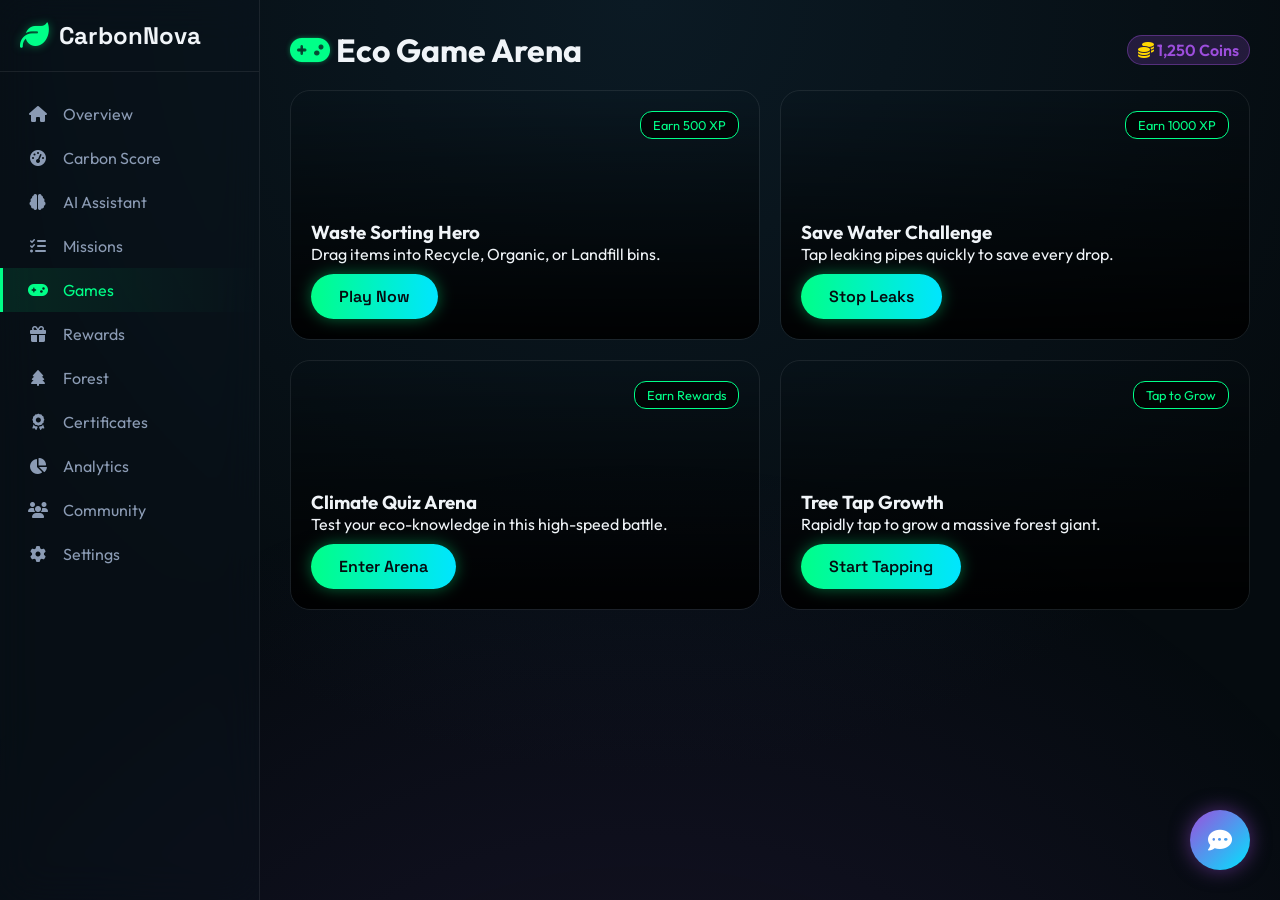
<file: games.html>
<!DOCTYPE html>
<html lang="en">
<head>
    <meta charset="UTF-8">
    <meta name="viewport" content="width=device-width, initial-scale=1.0">
    <title>CarbonNova - Eco Game Arena</title>
    <link rel="stylesheet" href="style.css">
    <link rel="stylesheet" href="https://cdnjs.cloudflare.com/ajax/libs/font-awesome/6.4.0/css/all.min.css">
    <style>
        .game-card {
            position: relative;
            overflow: hidden;
            border-radius: 20px;
            cursor: pointer;
            height: 250px;
            display: flex;
            flex-direction: column;
            justify-content: flex-end;
            padding: 20px;
            border: 1px solid var(--glass-border);
        }
        
        .game-card::before {
            content: '';
            position: absolute;
            top: 0; left: 0; right: 0; bottom: 0;
            background-size: cover;
            background-position: center;
            z-index: 0;
            transition: transform 0.5s;
            opacity: 0.6;
        }

        .game-card:hover::before { transform: scale(1.1); }

        .game-card::after {
            content: '';
            position: absolute;
            top: 0; left: 0; right: 0; bottom: 0;
            background: linear-gradient(to top, rgba(0,0,0,0.9), transparent);
            z-index: 1;
        }

        .game-content { position: relative; z-index: 2; }

        .game-badge {
            position: absolute;
            top: 20px; right: 20px;
            background: rgba(0,0,0,0.7);
            padding: 5px 12px;
            border-radius: 12px;
            font-size: 0.8rem;
            z-index: 2;
            border: 1px solid var(--primary-green);
            color: var(--primary-green);
        }

        /* Overlay */
        .game-overlay {
            position: fixed;
            top: 0; left: 0; right: 0; bottom: 0;
            background: rgba(0,0,0,0.95);
            z-index: 1000;
            display: none;
            align-items: center;
            justify-content: center;
        }
        .game-overlay.active { display: flex; }

        .game-container {
            width: 90%;
            max-width: 800px;
            background: #0a1118;
            border: 2px solid var(--primary-green);
            border-radius: 24px;
            padding: 40px;
            position: relative;
            box-shadow: 0 0 50px var(--primary-green-glow);
        }

        .close-game {
            position: absolute;
            top: 25px; right: 25px;
            font-size: 2rem;
            color: white;
            cursor: pointer;
            transition: transform 0.3s;
        }
        .close-game:hover { transform: rotate(90deg); color: #ff4d4d; }

        .game-stats {
            display: flex;
            justify-content: space-between;
            margin-bottom: 20px;
            font-family: var(--font-accent);
        }
    </style>
</head>
<body>
    <div class="bg-wave"></div>

    <aside class="sidebar">
        <div class="logo-container">
            <i class="fas fa-leaf logo-icon"></i> CarbonNova
        </div>
        <ul class="nav-links">
            <li><a href="dashboard.html"><i class="fas fa-home"></i> Overview</a></li>
            <li><a href="analytics.html"><i class="fas fa-tachometer-alt"></i> Carbon Score</a></li>
            <li><a href="ai-assistant.html"><i class="fas fa-brain"></i> AI Assistant</a></li>
            <li><a href="dashboard.html"><i class="fas fa-tasks"></i> Missions</a></li>
            <li class="active"><a href="games.html"><i class="fas fa-gamepad"></i> Games</a></li>
            <li><a href="dashboard.html"><i class="fas fa-gift"></i> Rewards</a></li>
            <li><a href="forest.html"><i class="fas fa-tree"></i> Forest</a></li>
            <li><a href="certificates.html"><i class="fas fa-award"></i> Certificates</a></li>
            <li><a href="analytics.html"><i class="fas fa-chart-pie"></i> Analytics</a></li>
            <li><a href="community.html"><i class="fas fa-users"></i> Community</a></li>
            <li><a href="settings.html"><i class="fas fa-cog"></i> Settings</a></li>
        </ul>
    </aside>

    <main class="main-content">
        <div style="padding: 30px;">
            <div class="flex-between mb-2">
                <h1><i class="fas fa-gamepad text-green"></i> Eco Game Arena</h1>
                <div class="badge badge-purple" style="font-size: 1rem;"><i class="fas fa-coins text-gold"></i> <span id="userCoins">1,250</span> Coins</div>
            </div>
            
            <div class="grid-2">
                <!-- Waste Sorting Hero -->
                <div class="game-card reveal active" style="--bg-url: url('https://images.unsplash.com/photo-1532996122724-e3c354a0b15b?auto=format&fit=crop&w=800&q=80');" onclick="launchGame('sorting')">
                    <div class="game-badge">Earn 500 XP</div>
                    <div class="game-content">
                        <h3>Waste Sorting Hero</h3>
                        <p class="text-muted">Drag items into Recycle, Organic, or Landfill bins.</p>
                        <button class="btn btn-primary mt-1">Play Now</button>
                    </div>
                </div>

                <!-- Save Water Challenge -->
                <div class="game-card reveal active" style="--bg-url: url('https://images.unsplash.com/photo-1527668752968-14ce70a492e8?auto=format&fit=crop&w=800&q=80');" onclick="launchGame('water')">
                    <div class="game-badge">Earn 1000 XP</div>
                    <div class="game-content">
                        <h3>Save Water Challenge</h3>
                        <p class="text-muted">Tap leaking pipes quickly to save every drop.</p>
                        <button class="btn btn-primary mt-1">Stop Leaks</button>
                    </div>
                </div>

                <!-- Climate Quiz Arena -->
                <div class="game-card reveal active" style="--bg-url: url('https://images.unsplash.com/photo-1542601906990-b4d3fb778b09?auto=format&fit=crop&w=800&q=80');" onclick="launchGame('quiz')">
                    <div class="game-badge">Earn Rewards</div>
                    <div class="game-content">
                        <h3>Climate Quiz Arena</h3>
                        <p class="text-muted">Test your eco-knowledge in this high-speed battle.</p>
                        <button class="btn btn-primary mt-1">Enter Arena</button>
                    </div>
                </div>

                <!-- Tree Tap Growth -->
                <div class="game-card reveal active" style="--bg-url: url('https://images.unsplash.com/photo-1513836279014-a89f7a76ae86?auto=format&fit=crop&w=800&q=80');" onclick="launchGame('tree')">
                    <div class="game-badge">Tap to Grow</div>
                    <div class="game-content">
                        <h3>Tree Tap Growth</h3>
                        <p class="text-muted">Rapidly tap to grow a massive forest giant.</p>
                        <button class="btn btn-primary mt-1">Start Tapping</button>
                    </div>
                </div>
            </div>
        </div>
    </main>

    <!-- Game Overlay -->
    <div class="game-overlay" id="gameOverlay">
        <div class="game-container">
            <i class="fas fa-times close-game" onclick="quitGame()"></i>
            
            <div id="gameScreen">
                <!-- Content dynamically loaded -->
            </div>
        </div>
    </div>

    <script src="script.js"></script>
    <script>
        let gameState = {
            score: 0,
            timer: 0,
            active: false,
            interval: null,
            coins: 1250
        };

        function launchGame(type) {
            const overlay = document.getElementById('gameOverlay');
            const screen = document.getElementById('gameScreen');
            overlay.classList.add('active');
            gameState.active = true;
            gameState.score = 0;

            if (type === 'sorting') setupSortingGame(screen);
            if (type === 'water') setupWaterGame(screen);
            if (type === 'quiz') setupQuizGame(screen);
            if (type === 'tree') setupTreeGame(screen);
        }

        function quitGame() {
            clearInterval(gameState.interval);
            gameState.active = false;
            document.getElementById('gameOverlay').classList.remove('active');
            document.getElementById('gameScreen').innerHTML = '';
        }

        /* --- WASTE SORTING HERO --- */
        function setupSortingGame(screen) {
            screen.innerHTML = `
                <div class="game-stats">
                    <h2>Waste Sorting Hero</h2>
                    <div>Score: <span id="gameScore" class="text-green">0</span> | Time: <span id="gameTime">30</span>s</div>
                </div>
                <div class="game-viewport" id="sortingArea">
                    <div class="bin-container">
                        <div class="bin" id="bin-organic">
                            <i class="fas fa-apple-alt" style="color:#8b4513"></i>
                            <span>ORGANIC</span>
                        </div>
                        <div class="bin" id="bin-recycle">
                            <i class="fas fa-recycle" style="color:var(--primary-green)"></i>
                            <span>RECYCLE</span>
                        </div>
                        <div class="bin" id="bin-landfill">
                            <i class="fas fa-trash-alt" style="color:#666"></i>
                            <span>LANDFILL</span>
                        </div>
                    </div>
                </div>
            `;

            let timeLeft = 30;
            const items = [
                { icon: '🍎', type: 'organic' }, { icon: '🍌', type: 'organic' },
                { icon: '🧴', type: 'recycle' }, { icon: '🥤', type: 'recycle' },
                { icon: '📦', type: 'recycle' }, { icon: '🗞️', type: 'recycle' },
                { icon: '🚬', type: 'landfill' }, { icon: '🦴', type: 'landfill' }
            ];

            gameState.interval = setInterval(() => {
                if (--timeLeft <= 0) endGame('Waste Sorting');
                document.getElementById('gameTime').innerText = timeLeft;
                if (Math.random() > 0.6) spawnItem();
            }, 1000);

            function spawnItem() {
                const item = items[Math.floor(Math.random() * items.length)];
                const div = document.createElement('div');
                div.className = 'falling-item';
                div.innerHTML = item.icon;
                div.style.left = Math.random() * 80 + 10 + '%';
                div.style.top = '-50px';
                document.getElementById('sortingArea').appendChild(div);

                let top = -50;
                const fall = setInterval(() => {
                    top += 3;
                    div.style.top = top + 'px';
                    if (top > 300) {
                        checkCollision(div, item.type, fall);
                    }
                    if (top > 400) {
                        clearInterval(fall);
                        div.remove();
                    }
                }, 20);

                div.onclick = () => {
                    gameState.score += 50;
                    document.getElementById('gameScore').innerText = gameState.score;
                    createConfetti(div.offsetLeft, div.offsetTop);
                    clearInterval(fall);
                    div.remove();
                };
            }

            function checkCollision(div, correctType, interval) {
                // Simplified collision: if it gets to the bottom and you didn't click, it falls through
            }
        }

        /* --- SAVE WATER CHALLENGE --- */
        function setupWaterGame(screen) {
            screen.innerHTML = `
                <div class="game-stats">
                    <h2>Save Water Challenge</h2>
                    <div>Saved: <span id="gameScore" class="text-cyan">0</span>L | Time: <span id="gameTime">30</span>s</div>
                </div>
                <div class="game-viewport" id="waterArea"></div>
            `;

            let timeLeft = 30;
            gameState.interval = setInterval(() => {
                if (--timeLeft <= 0) endGame('Water Saving');
                document.getElementById('gameTime').innerText = timeLeft;
                if (Math.random() > 0.4) spawnLeak();
            }, 1000);

            function spawnLeak() {
                const tap = document.createElement('div');
                tap.className = 'pipe-tap leaking';
                tap.innerHTML = '<i class="fas fa-faucet"></i>';
                tap.style.left = Math.random() * 80 + 10 + '%';
                tap.style.top = Math.random() * 60 + 20 + '%';
                document.getElementById('waterArea').appendChild(tap);

                tap.onclick = () => {
                    gameState.score += 10;
                    document.getElementById('gameScore').innerText = gameState.score;
                    tap.classList.remove('leaking');
                    tap.style.color = 'var(--primary-green)';
                    createConfetti(tap.offsetLeft, tap.offsetTop);
                    setTimeout(() => tap.remove(), 500);
                };
            }
        }

        /* --- CLIMATE QUIZ ARENA --- */
        function setupQuizGame(screen) {
            const questions = [
                { q: "Which transport emits least CO2?", a: ["Private Jet", "Electric Car", "Bicycle", "Diesel Bus"], c: 2 },
                { q: "Why is recycling plastic important?", a: ["To make more trash", "To save energy", "Because it looks cool", "To fill oceans"], c: 1 },
                { q: "What is a major source of methane?", a: ["Volcanoes", "Solar Panels", "Livestock Farming", "Glaciers"], c: 2 },
                { q: "What is 'Net Zero'?", a: ["No money", "Carbon balance", "Zero trees", "Empty ocean"], c: 1 }
            ];
            let currentQ = 0;

            function renderQuestion() {
                const q = questions[currentQ];
                screen.innerHTML = `
                    <div class="game-stats">
                        <h2>Climate Quiz Arena</h2>
                        <div>Question ${currentQ + 1}/${questions.length} | Score: <span id="gameScore">${gameState.score}</span></div>
                    </div>
                    <div class="glass-card" style="margin-top:20px;">
                        <h3 class="mb-2" style="font-size:1.5rem;">${q.q}</h3>
                        <div class="quiz-options">
                            ${q.a.map((opt, i) => `<button class="quiz-btn" onclick="checkAnswer(${i})">${opt}</button>`).join('')}
                        </div>
                    </div>
                `;
            }

            window.checkAnswer = (idx) => {
                const btns = document.querySelectorAll('.quiz-btn');
                if (idx === questions[currentQ].c) {
                    btns[idx].classList.add('correct');
                    gameState.score += 100;
                    createConfetti(400, 200);
                } else {
                    btns[idx].classList.add('wrong');
                    btns[questions[currentQ].c].classList.add('correct');
                }
                
                setTimeout(() => {
                    currentQ++;
                    if (currentQ < questions.length) renderQuestion();
                    else endGame('Climate Quiz');
                }, 1500);
            };

            renderQuestion();
        }

        /* --- TREE TAP GROWTH --- */
        function setupTreeGame(screen) {
            screen.innerHTML = `
                <div class="game-stats">
                    <h2>Tree Tap Growth</h2>
                    <div>Taps: <span id="gameScore">0</span> | Time: <span id="gameTime">15</span>s</div>
                </div>
                <div class="game-viewport flex-center" id="treeArea">
                    <div class="tree-stage" id="mainTree" style="cursor:pointer">🌱</div>
                </div>
                <p class="text-center text-muted">RAPIDLY TAP THE TREE TO GROW!</p>
            `;

            let timeLeft = 15;
            const tree = document.getElementById('mainTree');
            
            tree.onclick = () => {
                if (!gameState.active) return;
                gameState.score++;
                document.getElementById('gameScore').innerText = gameState.score;
                tree.classList.add('tree-grow-anim');
                setTimeout(() => tree.classList.remove('tree-grow-anim'), 100);

                if (gameState.score > 20) tree.innerText = '🌿';
                if (gameState.score > 50) tree.innerText = '🌳';
                if (gameState.score > 80) tree.innerText = '🌲';
                if (gameState.score > 120) tree.innerText = '🌴';
                
                if (gameState.score % 10 === 0) createConfetti(400, 200);
            };

            gameState.interval = setInterval(() => {
                if (--timeLeft <= 0) endGame('Tree Growth');
                document.getElementById('gameTime').innerText = timeLeft;
            }, 1000);
        }

        function endGame(name) {
            clearInterval(gameState.interval);
            gameState.active = false;
            
            const earnedCoins = Math.floor(gameState.score / 2);
            const earnedXP = gameState.score * 2;
            
            alert(`GAME OVER: ${name}\nFinal Score: ${gameState.score}\nRewards: +${earnedCoins} Coins, +${earnedXP} XP!`);
            
            quitGame();
        }

        function createConfetti(x, y) {
            for (let i = 0; i < 20; i++) {
                const conf = document.createElement('div');
                conf.className = 'confetti';
                conf.style.left = x + 'px';
                conf.style.top = y + 'px';
                conf.style.background = `hsl(${Math.random() * 360}, 100%, 50%)`;
                conf.style.width = Math.random() * 10 + 5 + 'px';
                conf.style.height = conf.style.width;
                document.body.appendChild(conf);
                setTimeout(() => conf.remove(), 3000);
            }
        }
    </script>
</body>
</html>
</file>
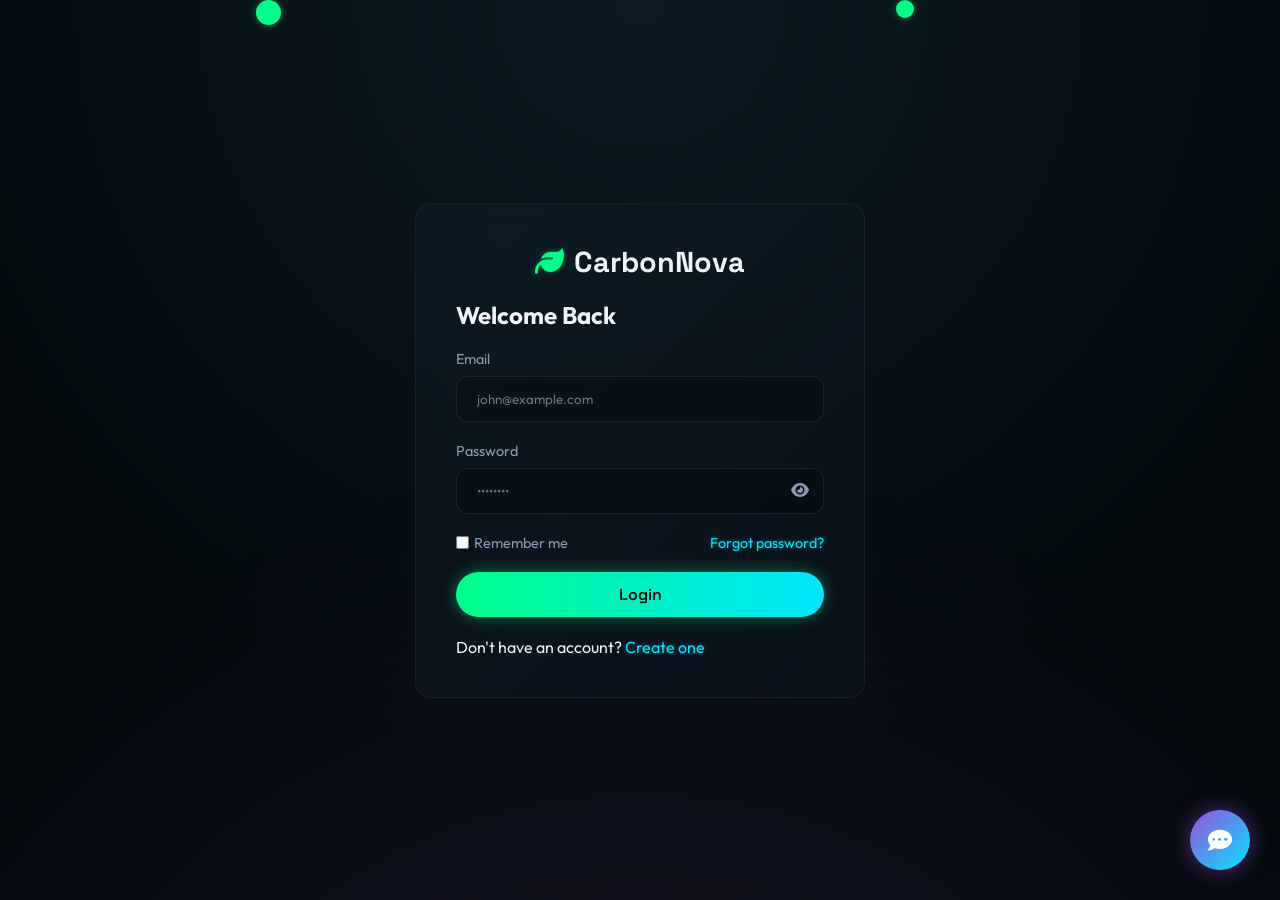
<file: login.html>
<!DOCTYPE html>
<html lang="en">
<head>
    <meta charset="UTF-8">
    <meta name="viewport" content="width=device-width, initial-scale=1.0">
    <title>CarbonNova - Login</title>
    <link rel="stylesheet" href="style.css">
    <link rel="stylesheet" href="https://cdnjs.cloudflare.com/ajax/libs/font-awesome/6.4.0/css/all.min.css">
    <style>
        .auth-container {
            min-height: 100vh;
            display: flex;
            align-items: center;
            justify-content: center;
            padding: 20px;
        }
        .auth-card {
            width: 100%;
            max-width: 450px;
            padding: 40px;
        }
        .password-container {
            position: relative;
        }
        .toggle-password {
            position: absolute;
            right: 15px;
            top: 40px;
            color: var(--text-muted);
            cursor: pointer;
        }
        #alert-box {
            display: none;
            padding: 10px;
            border-radius: 8px;
            margin-bottom: 20px;
            font-size: 0.9rem;
            text-align: center;
        }
        .alert-error {
            background: rgba(255, 50, 50, 0.2);
            border: 1px solid red;
            color: #ff8888;
        }
        .alert-success {
            background: rgba(0, 255, 136, 0.2);
            border: 1px solid var(--primary-green);
            color: var(--primary-green);
        }
    </style>
</head>
<body>
    <div class="bg-wave"></div>
    <div class="eco-particle" style="width: 25px; height: 25px; left: 20%; animation-duration: 11s;"></div>
    <div class="eco-particle" style="width: 18px; height: 18px; left: 70%; animation-duration: 14s; animation-delay: 1s;"></div>

    <div class="auth-container">
        <div class="glass-card auth-card reveal active">
            <div class="flex-center mb-2" style="font-family: var(--font-accent); font-size: 1.8rem; font-weight: 700;">
                <i class="fas fa-leaf text-green" style="margin-right: 10px;"></i> CarbonNova
            </div>
            
            <h2 class="mb-2 text-center">Welcome Back</h2>
            
            <div id="alert-box"></div>

            <form id="loginForm" onsubmit="handleLogin(event)">
                <div class="input-group">
                    <label>Email</label>
                    <input type="email" id="email" required placeholder="john@example.com">
                </div>

                <div class="input-group password-container">
                    <label>Password</label>
                    <input type="password" id="password" required placeholder="••••••••">
                    <i class="fas fa-eye toggle-password" onclick="toggleVisibility()"></i>
                </div>

                <div class="flex-between mb-2" style="font-size: 0.9rem;">
                    <label style="color: var(--text-muted); display:flex; align-items:center; gap:5px;">
                        <input type="checkbox"> Remember me
                    </label>
                    <a href="#" class="text-cyan" style="text-decoration: none;">Forgot password?</a>
                </div>

                <button type="submit" class="btn btn-primary" style="width: 100%;">Login</button>
            </form>
            
            <div class="mt-2 text-center">
                <span class="text-muted">Don't have an account?</span> 
                <a href="signup.html" class="text-cyan" style="text-decoration: none;">Create one</a>
            </div>
        </div>
    </div>

    <script src="script.js"></script>
    <script>
        function toggleVisibility() {
            const pwd = document.getElementById('password');
            const icon = document.querySelector('.toggle-password');
            if(pwd.type === 'password') {
                pwd.type = 'text';
                icon.classList.replace('fa-eye', 'fa-eye-slash');
            } else {
                pwd.type = 'password';
                icon.classList.replace('fa-eye-slash', 'fa-eye');
            }
        }

        function handleLogin(e) {
            e.preventDefault();
            const alertBox = document.getElementById('alert-box');
            
            alertBox.className = 'alert-success';
            alertBox.innerText = 'Login successful! Redirecting...';
            alertBox.style.display = 'block';
            setTimeout(() => {
                window.location.href = 'dashboard.html';
            }, 1000);
        }
    </script>
</body>
</html>
</file>
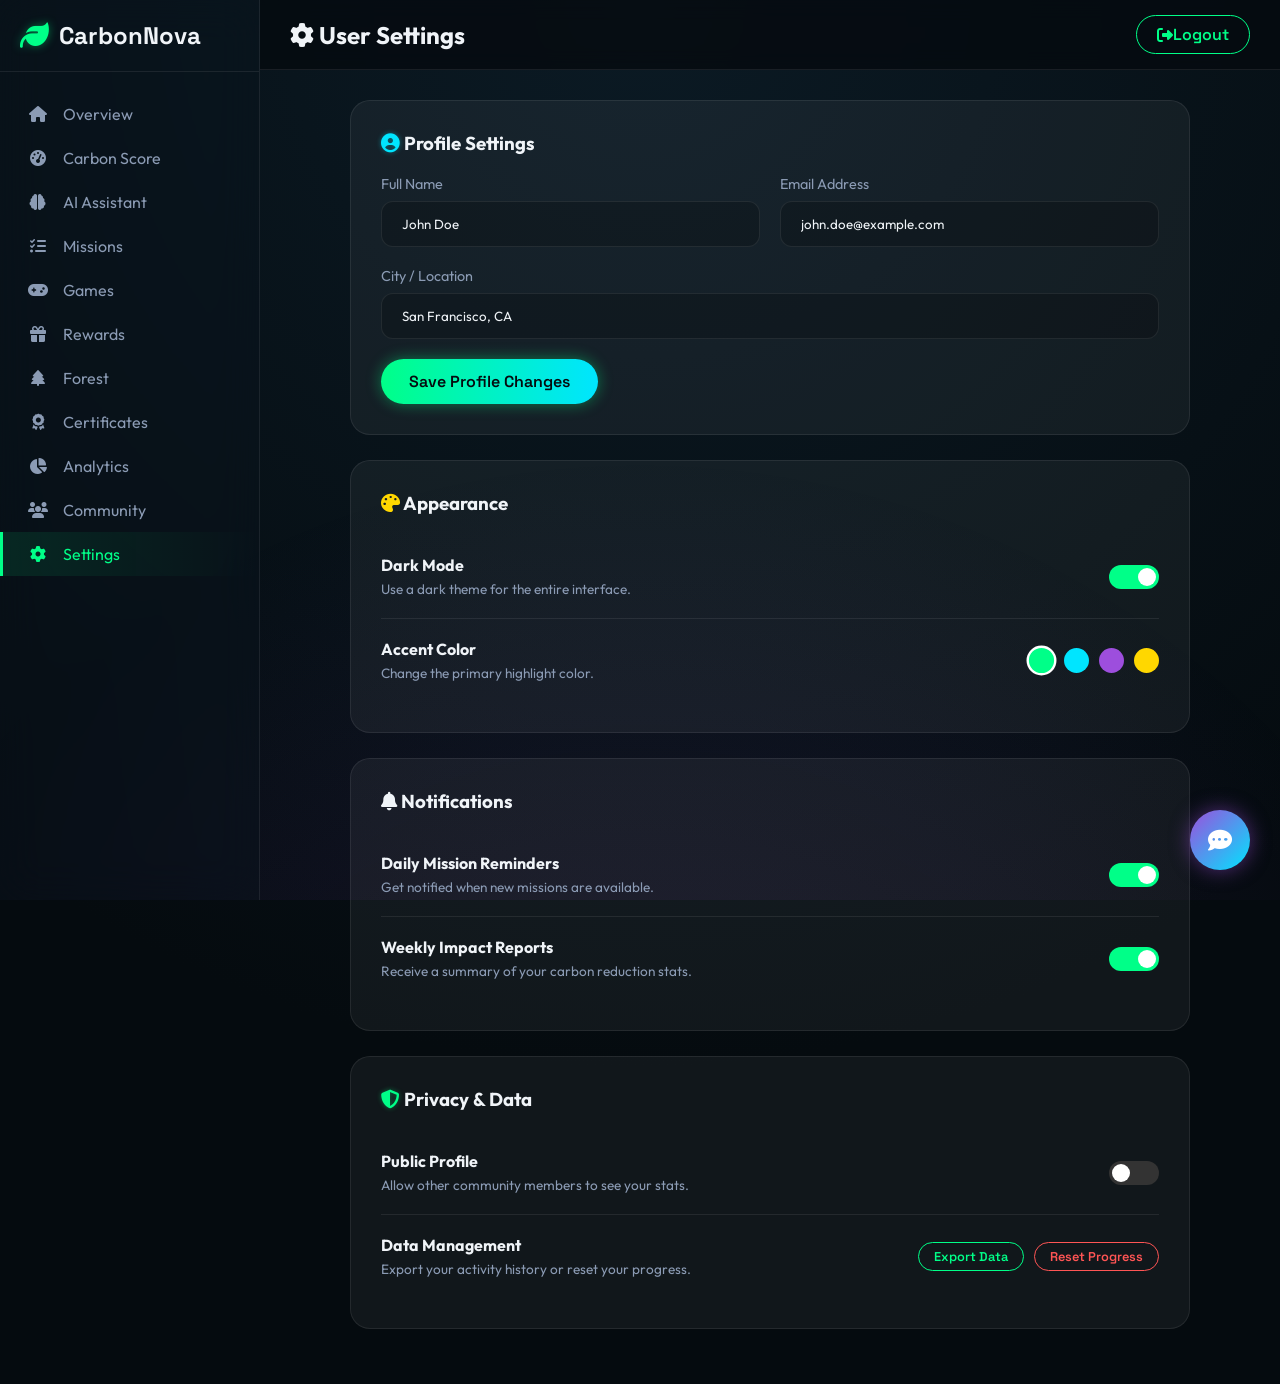
<file: settings.html>
<!DOCTYPE html>
<html lang="en">
<head>
    <meta charset="UTF-8">
    <meta name="viewport" content="width=device-width, initial-scale=1.0">
    <title>CarbonNova - Settings</title>
    <link rel="stylesheet" href="style.css">
    <link rel="stylesheet" href="https://cdnjs.cloudflare.com/ajax/libs/font-awesome/6.4.0/css/all.min.css">
    <style>
        .settings-container {
            max-width: 900px;
            margin: 0 auto;
            padding: 30px;
        }
        .settings-section {
            background: rgba(255, 255, 255, 0.05);
            border: 1px solid var(--glass-border);
            border-radius: 20px;
            padding: 30px;
            margin-bottom: 25px;
        }
        .setting-row {
            display: flex;
            justify-content: space-between;
            align-items: center;
            padding: 20px 0;
            border-bottom: 1px solid var(--glass-border);
        }
        .setting-row:last-child {
            border-bottom: none;
        }
        .setting-info h4 {
            margin-bottom: 5px;
        }
        .setting-info p {
            font-size: 0.85rem;
            color: var(--text-muted);
        }
        .toggle-switch {
            position: relative;
            display: inline-block;
            width: 50px;
            height: 24px;
        }
        .toggle-switch input {
            opacity: 0;
            width: 0;
            height: 0;
        }
        .slider {
            position: absolute;
            cursor: pointer;
            top: 0; left: 0; right: 0; bottom: 0;
            background-color: #333;
            transition: .4s;
            border-radius: 24px;
        }
        .slider:before {
            position: absolute;
            content: "";
            height: 18px; width: 18px;
            left: 3px; bottom: 3px;
            background-color: white;
            transition: .4s;
            border-radius: 50%;
        }
        input:checked + .slider {
            background-color: var(--primary-green);
        }
        input:checked + .slider:before {
            transform: translateX(26px);
        }
        .color-selector {
            display: flex;
            gap: 10px;
        }
        .color-dot {
            width: 25px;
            height: 25px;
            border-radius: 50%;
            cursor: pointer;
            border: 2px solid transparent;
        }
        .color-dot.active {
            border-color: white;
            transform: scale(1.2);
        }
    </style>
</head>
<body>
    <div class="bg-wave"></div>

    <!-- Sidebar -->
    <aside class="sidebar">
        <div class="logo-container">
            <i class="fas fa-leaf logo-icon"></i> CarbonNova
        </div>
        <ul class="nav-links">
            <li><a href="dashboard.html"><i class="fas fa-home"></i> Overview</a></li>
            <li><a href="analytics.html"><i class="fas fa-tachometer-alt"></i> Carbon Score</a></li>
            <li><a href="ai-assistant.html"><i class="fas fa-brain"></i> AI Assistant</a></li>
            <li><a href="dashboard.html"><i class="fas fa-tasks"></i> Missions</a></li>
            <li><a href="games.html"><i class="fas fa-gamepad"></i> Games</a></li>
            <li><a href="dashboard.html"><i class="fas fa-gift"></i> Rewards</a></li>
            <li><a href="forest.html"><i class="fas fa-tree"></i> Forest</a></li>
            <li><a href="certificates.html"><i class="fas fa-award"></i> Certificates</a></li>
            <li><a href="analytics.html"><i class="fas fa-chart-pie"></i> Analytics</a></li>
            <li><a href="community.html"><i class="fas fa-users"></i> Community</a></li>
            <li class="active"><a href="settings.html"><i class="fas fa-cog"></i> Settings</a></li>
        </ul>
    </aside>

    <main class="main-content">
        <nav class="top-nav">
            <h1><i class="fas fa-cog text-muted mr-1"></i> User Settings</h1>
            <div class="user-profile">
                <button class="btn btn-outline" style="padding: 8px 20px;" onclick="window.location.href='index.html'"><i class="fas fa-sign-out-alt mr-1"></i> Logout</button>
            </div>
        </nav>

        <div class="settings-container">
            <!-- Profile Settings -->
            <div class="settings-section reveal active">
                <h3 class="mb-2"><i class="fas fa-user-circle text-cyan mr-1"></i> Profile Settings</h3>
                <div class="grid-2">
                    <div class="input-group">
                        <label>Full Name</label>
                        <input type="text" value="John Doe">
                    </div>
                    <div class="input-group">
                        <label>Email Address</label>
                        <input type="email" value="john.doe@example.com">
                    </div>
                </div>
                <div class="input-group">
                    <label>City / Location</label>
                    <input type="text" value="San Francisco, CA">
                </div>
                <button class="btn btn-primary">Save Profile Changes</button>
            </div>

            <!-- Theme Settings -->
            <div class="settings-section reveal active">
                <h3 class="mb-2"><i class="fas fa-palette text-gold mr-1"></i> Appearance</h3>
                <div class="setting-row">
                    <div class="setting-info">
                        <h4>Dark Mode</h4>
                        <p>Use a dark theme for the entire interface.</p>
                    </div>
                    <label class="toggle-switch">
                        <input type="checkbox" checked>
                        <span class="slider"></span>
                    </label>
                </div>
                <div class="setting-row">
                    <div class="setting-info">
                        <h4>Accent Color</h4>
                        <p>Change the primary highlight color.</p>
                    </div>
                    <div class="color-selector">
                        <div class="color-dot active" style="background: #00ff88;"></div>
                        <div class="color-dot" style="background: #00e5ff;"></div>
                        <div class="color-dot" style="background: #9d4edd;"></div>
                        <div class="color-dot" style="background: #ffd700;"></div>
                    </div>
                </div>
            </div>

            <!-- Notifications -->
            <div class="settings-section reveal active">
                <h3 class="mb-2"><i class="fas fa-bell text-purple mr-1"></i> Notifications</h3>
                <div class="setting-row">
                    <div class="setting-info">
                        <h4>Daily Mission Reminders</h4>
                        <p>Get notified when new missions are available.</p>
                    </div>
                    <label class="toggle-switch">
                        <input type="checkbox" checked>
                        <span class="slider"></span>
                    </label>
                </div>
                <div class="setting-row">
                    <div class="setting-info">
                        <h4>Weekly Impact Reports</h4>
                        <p>Receive a summary of your carbon reduction stats.</p>
                    </div>
                    <label class="toggle-switch">
                        <input type="checkbox" checked>
                        <span class="slider"></span>
                    </label>
                </div>
            </div>

            <!-- Privacy -->
            <div class="settings-section reveal active">
                <h3 class="mb-2"><i class="fas fa-shield-alt text-green mr-1"></i> Privacy & Data</h3>
                <div class="setting-row">
                    <div class="setting-info">
                        <h4>Public Profile</h4>
                        <p>Allow other community members to see your stats.</p>
                    </div>
                    <label class="toggle-switch">
                        <input type="checkbox">
                        <span class="slider"></span>
                    </label>
                </div>
                <div class="setting-row">
                    <div class="setting-info">
                        <h4>Data Management</h4>
                        <p>Export your activity history or reset your progress.</p>
                    </div>
                    <div style="display: flex; gap: 10px;">
                        <button class="btn btn-outline" style="padding: 5px 15px; font-size: 0.8rem;">Export Data</button>
                        <button class="btn btn-outline" style="padding: 5px 15px; font-size: 0.8rem; border-color: #ff5555; color: #ff5555;">Reset Progress</button>
                    </div>
                </div>
            </div>
        </div>
    </main>

    <script src="script.js"></script>
    <script>
        // Simple color selector logic
        document.querySelectorAll('.color-dot').forEach(dot => {
            dot.addEventListener('click', function() {
                document.querySelectorAll('.color-dot').forEach(d => d.classList.remove('active'));
                this.classList.add('active');
            });
        });
    </script>
</body>
</html>
</file>
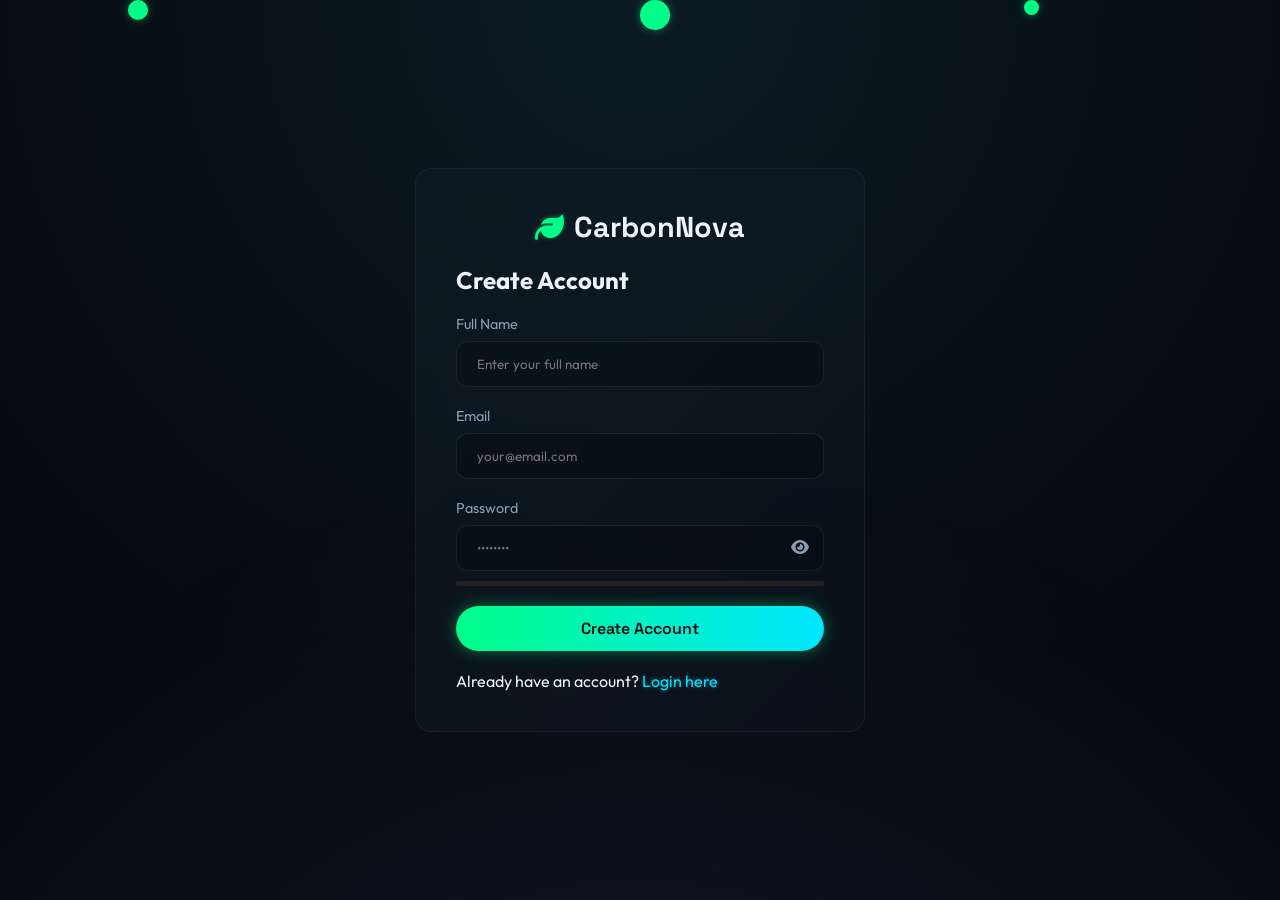
<file: signup.html>
<!DOCTYPE html>
<html lang="en">
<head>
    <meta charset="UTF-8">
    <meta name="viewport" content="width=device-width, initial-scale=1.0">
    <title>CarbonNova - Join the Movement</title>
    <link rel="stylesheet" href="style.css">
    <link rel="stylesheet" href="https://cdnjs.cloudflare.com/ajax/libs/font-awesome/6.4.0/css/all.min.css">
    <style>
        .auth-container {
            min-height: 100vh;
            display: flex;
            align-items: center;
            justify-content: center;
            padding: 20px;
        }

        .auth-card {
            width: 100%;
            max-width: 450px;
            padding: 40px;
        }

        .strength-meter {
            height: 5px;
            background: #222;
            margin-top: -10px;
            margin-bottom: 20px;
            border-radius: 5px;
            overflow: hidden;
        }

        .strength-bar {
            height: 100%;
            width: 0%;
            transition: all 0.3s;
        }

        .password-container {
            position: relative;
        }

        .toggle-password {
            position: absolute;
            right: 15px;
            top: 40px;
            color: var(--text-muted);
            cursor: pointer;
        }

        #alert-box {
            display: none;
            padding: 10px;
            border-radius: 8px;
            margin-bottom: 20px;
            font-size: 0.9rem;
            text-align: center;
        }
        
        .alert-error {
            background: rgba(255, 50, 50, 0.2);
            border: 1px solid red;
            color: #ff8888;
        }
        .alert-success {
            background: rgba(0, 255, 136, 0.2);
            border: 1px solid var(--primary-green);
            color: var(--primary-green);
        }
    </style>
</head>
<body>
    <div class="bg-wave"></div>
    <div class="eco-particle" style="width: 20px; height: 20px; left: 10%; animation-duration: 10s;"></div>
    <div class="eco-particle" style="width: 15px; height: 15px; left: 80%; animation-duration: 15s; animation-delay: 2s;"></div>
    <div class="eco-particle" style="width: 30px; height: 30px; left: 50%; animation-duration: 12s; animation-delay: 5s;"></div>

    <div class="auth-container">
        <div class="glass-card auth-card reveal active">
            <div class="flex-center mb-2" style="font-family: var(--font-accent); font-size: 1.8rem; font-weight: 700;">
                <i class="fas fa-leaf text-green" style="margin-right: 10px;"></i> CarbonNova
            </div>
            
            <h2 class="mb-2 text-center">Create Account</h2>
            
            <div id="alert-box"></div>

            <form id="signupForm" onsubmit="handleSignup(event)">
                <div class="input-group">
                    <label>Full Name</label>
                    <input type="text" id="name" required placeholder="Enter your full name">
                </div>
                
                <div class="input-group">
                    <label>Email</label>
                    <input type="email" id="email" required placeholder="your@email.com">
                </div>

                <div class="input-group password-container">
                    <label>Password</label>
                    <input type="password" id="password" required placeholder="••••••••" oninput="checkStrength()">
                    <i class="fas fa-eye toggle-password" onclick="toggleVisibility()"></i>
                </div>
                
                <div class="strength-meter">
                    <div class="strength-bar" id="strengthBar"></div>
                </div>

                <button type="submit" class="btn btn-primary" style="width: 100%;">Create Account</button>
            </form>
            
            <div class="mt-2 text-center">
                <span class="text-muted">Already have an account?</span> 
                <a href="login.html" class="text-cyan" style="text-decoration: none;">Login here</a>
            </div>
        </div>
    </div>

    <script>
        function toggleVisibility() {
            const pwd = document.getElementById('password');
            const icon = document.querySelector('.toggle-password');
            if(pwd.type === 'password') {
                pwd.type = 'text';
                icon.classList.replace('fa-eye', 'fa-eye-slash');
            } else {
                pwd.type = 'password';
                icon.classList.replace('fa-eye-slash', 'fa-eye');
            }
        }

        function checkStrength() {
            const val = document.getElementById('password').value;
            const bar = document.getElementById('strengthBar');
            let strength = 0;
            if(val.length >= 6) strength += 33;
            if(val.match(/[A-Z]/)) strength += 33;
            if(val.match(/[0-9]/)) strength += 34;
            
            bar.style.width = strength + '%';
            if(strength < 50) bar.style.backgroundColor = 'red';
            else if(strength < 100) bar.style.backgroundColor = 'orange';
            else bar.style.backgroundColor = 'var(--primary-green)';
        }

        function handleSignup(e) {
            e.preventDefault();
            const name = document.getElementById('name').value;
            const email = document.getElementById('email').value;
            const alertBox = document.getElementById('alert-box');
            
            // Save user name to localStorage
            localStorage.setItem('userName', name);
            localStorage.setItem('userEmail', email);
            
            alertBox.className = 'alert-success';
            alertBox.innerText = 'Account created successfully! Redirecting...';
            alertBox.style.display = 'block';
            setTimeout(() => {
                window.location.href = 'dashboard.html';
            }, 1500);
        }
    </script>
</body>
</html>
</file>
<file: style.css>
@import url('https://fonts.googleapis.com/css2?family=Outfit:wght@300;400;600;800&family=Space+Grotesk:wght@400;600;700&display=swap');

:root {
  /* Colors */
  --bg-color: #050b0f;
  --bg-gradient: radial-gradient(circle at top, #0b1a24, #050b0f 70%);
  --primary-green: #00ff88;
  --primary-green-glow: rgba(0, 255, 136, 0.4);
  --cyan-highlight: #00e5ff;
  --cyan-glow: rgba(0, 229, 255, 0.4);
  --purple-glow: #9d4edd;
  --gold-accent: #ffd700;
  --text-main: #f0f4f8;
  --text-muted: #8b9bb4;
  
  /* Glassmorphism */
  --glass-bg: rgba(20, 35, 45, 0.3);
  --glass-border: rgba(255, 255, 255, 0.08);
  --glass-shadow: 0 8px 32px 0 rgba(0, 0, 0, 0.37);
  
  /* Typography */
  --font-main: 'Outfit', sans-serif;
  --font-accent: 'Space Grotesk', sans-serif;
  
  /* Transitions */
  --transition-fast: 0.2s ease;
  --transition-smooth: 0.4s cubic-bezier(0.25, 0.8, 0.25, 1);
}

* {
  margin: 0;
  padding: 0;
  box-sizing: border-box;
}

body {
  background: var(--bg-color);
  background-image: var(--bg-gradient);
  color: var(--text-main);
  font-family: var(--font-main);
  min-height: 100vh;
  overflow-x: hidden;
}

/* Scrollbar */
::-webkit-scrollbar {
  width: 8px;
}
::-webkit-scrollbar-track {
  background: var(--bg-color);
}
::-webkit-scrollbar-thumb {
  background: rgba(0, 255, 136, 0.3);
  border-radius: 4px;
}
::-webkit-scrollbar-thumb:hover {
  background: var(--primary-green);
}

/* Glassmorphism Classes */
.glass-panel {
  background: var(--glass-bg);
  backdrop-filter: blur(16px);
  -webkit-backdrop-filter: blur(16px);
  border: 1px solid var(--glass-border);
  border-radius: 20px;
  box-shadow: var(--glass-shadow);
}

.glass-card {
  background: linear-gradient(135deg, rgba(20,35,45,0.4) 0%, rgba(10,20,30,0.6) 100%);
  backdrop-filter: blur(12px);
  border: 1px solid rgba(255,255,255,0.05);
  border-radius: 16px;
  padding: 24px;
  transition: transform var(--transition-smooth), box-shadow var(--transition-smooth);
}

.glass-card:hover {
  transform: translateY(-5px);
  box-shadow: 0 10px 30px var(--primary-green-glow);
  border-color: rgba(0,255,136,0.3);
}

/* Buttons */
.btn {
  display: inline-flex;
  align-items: center;
  justify-content: center;
  padding: 12px 28px;
  font-family: var(--font-accent);
  font-weight: 600;
  border-radius: 50px;
  cursor: pointer;
  transition: all var(--transition-smooth);
  text-decoration: none;
  font-size: 1rem;
  position: relative;
  overflow: hidden;
  border: none;
}

.btn-primary {
  background: linear-gradient(90deg, #00ff88, #00e5ff);
  color: #050b0f;
  box-shadow: 0 0 15px var(--primary-green-glow);
}

.btn-primary:hover {
  box-shadow: 0 0 30px var(--primary-green-glow), 0 0 15px var(--cyan-glow);
  transform: scale(1.05);
}

.btn-outline {
  background: transparent;
  color: var(--primary-green);
  border: 1px solid var(--primary-green);
}

.btn-outline:hover {
  background: rgba(0, 255, 136, 0.1);
  box-shadow: 0 0 15px var(--primary-green-glow);
}

/* Inputs */
.input-group {
  margin-bottom: 20px;
  position: relative;
}

.input-group label {
  display: block;
  margin-bottom: 8px;
  color: var(--text-muted);
  font-size: 0.9rem;
}

.input-group input, .input-group select {
  width: 100%;
  padding: 14px 20px;
  background: rgba(0,0,0,0.2);
  border: 1px solid var(--glass-border);
  border-radius: 12px;
  color: var(--text-main);
  font-family: var(--font-main);
  transition: all var(--transition-fast);
}

.input-group input:focus, .input-group select:focus {
  outline: none;
  border-color: var(--cyan-highlight);
  box-shadow: 0 0 10px var(--cyan-glow);
}

/* Background Effects */
.bg-wave {
  position: fixed;
  top: 0;
  left: 0;
  width: 100vw;
  height: 100vh;
  z-index: -1;
  background: radial-gradient(circle at 50% 150%, rgba(157, 78, 221, 0.15), transparent 60%);
}

.eco-particle {
  position: absolute;
  background: var(--primary-green);
  border-radius: 50%;
  pointer-events: none;
  box-shadow: 0 0 10px var(--primary-green-glow);
  animation: float 8s infinite linear;
}

@keyframes float {
  0% { transform: translateY(0) scale(1); opacity: 0; }
  20% { opacity: 0.6; }
  80% { opacity: 0.6; }
  100% { transform: translateY(-100vh) scale(0.5); opacity: 0; }
}

/* Floating AI Chatbot */
.ai-chatbot {
  position: fixed;
  bottom: 30px;
  right: 30px;
  z-index: 1000;
}

.chat-btn {
  width: 60px;
  height: 60px;
  border-radius: 50%;
  background: linear-gradient(135deg, var(--purple-glow), var(--cyan-highlight));
  display: flex;
  align-items: center;
  justify-content: center;
  font-size: 24px;
  color: white;
  cursor: pointer;
  box-shadow: 0 0 20px rgba(157, 78, 221, 0.5);
  transition: transform var(--transition-smooth);
}

.chat-btn:hover {
  transform: scale(1.1) rotate(15deg);
}

.chat-window {
  position: absolute;
  bottom: 80px;
  right: 0;
  width: 350px;
  height: 500px;
  border-radius: 20px;
  display: flex;
  flex-direction: column;
  overflow: hidden;
  transform-origin: bottom right;
  transform: scale(0);
  opacity: 0;
  transition: all var(--transition-smooth);
  pointer-events: none;
}

.chat-window.active {
  transform: scale(1);
  opacity: 1;
  pointer-events: all;
}

.chat-header {
  padding: 15px 20px;
  background: rgba(157, 78, 221, 0.2);
  border-bottom: 1px solid var(--glass-border);
  display: flex;
  align-items: center;
  gap: 10px;
}

.chat-body {
  flex: 1;
  padding: 15px;
  overflow-y: auto;
  display: flex;
  flex-direction: column;
  gap: 10px;
}

.chat-message {
  max-width: 80%;
  padding: 10px 15px;
  border-radius: 15px;
  font-size: 0.9rem;
}

.chat-message.bot {
  background: rgba(0, 229, 255, 0.1);
  border: 1px solid rgba(0, 229, 255, 0.2);
  align-self: flex-start;
  border-bottom-left-radius: 5px;
}

.chat-message.user {
  background: rgba(0, 255, 136, 0.1);
  border: 1px solid rgba(0, 255, 136, 0.2);
  align-self: flex-end;
  border-bottom-right-radius: 5px;
}

.chat-input {
  padding: 15px;
  border-top: 1px solid var(--glass-border);
  display: flex;
  gap: 10px;
  background: rgba(0,0,0,0.3);
}

.chat-input input {
  flex: 1;
  background: transparent;
  border: none;
  color: var(--text-main);
  outline: none;
  font-family: var(--font-main);
}

.chat-input button {
  background: transparent;
  border: none;
  color: var(--cyan-highlight);
  cursor: pointer;
  font-size: 1.2rem;
}

/* Top Navbar (Dashboard) */
.top-nav {
  display: flex;
  justify-content: space-between;
  align-items: center;
  padding: 15px 30px;
  border-bottom: 1px solid var(--glass-border);
  position: sticky;
  top: 0;
  z-index: 100;
  background: rgba(5, 11, 15, 0.8);
  backdrop-filter: blur(10px);
}

/* Sidebar */
.sidebar {
  width: 260px;
  height: 100vh;
  position: fixed;
  left: 0;
  top: 0;
  border-right: 1px solid var(--glass-border);
  padding: 20px 0;
  display: flex;
  flex-direction: column;
  background: rgba(10, 20, 30, 0.4);
  backdrop-filter: blur(20px);
}

.logo-container {
  padding: 0 20px 20px;
  display: flex;
  align-items: center;
  gap: 10px;
  font-family: var(--font-accent);
  font-size: 1.5rem;
  font-weight: 700;
  color: var(--text-main);
  border-bottom: 1px solid var(--glass-border);
}

.logo-icon {
  color: var(--primary-green);
  font-size: 1.8rem;
  text-shadow: 0 0 10px var(--primary-green-glow);
}

.nav-links {
  margin-top: 20px;
  list-style: none;
}

.nav-links li a {
  display: flex;
  align-items: center;
  gap: 15px;
  padding: 12px 25px;
  color: var(--text-muted);
  text-decoration: none;
  transition: all var(--transition-fast);
  border-left: 3px solid transparent;
}

.nav-links li a:hover, .nav-links li.active a {
  color: var(--primary-green);
  background: linear-gradient(90deg, rgba(0,255,136,0.1) 0%, transparent 100%);
  border-left-color: var(--primary-green);
}

.nav-links li a i {
  width: 20px;
  text-align: center;
}

/* Main Dashboard Content Area */
.main-content {
  margin-left: 260px;
  min-height: 100vh;
}

/* Utilities */
.text-green { color: var(--primary-green); text-shadow: 0 0 5px var(--primary-green-glow); }
.text-cyan { color: var(--cyan-highlight); text-shadow: 0 0 5px var(--cyan-glow); }
.text-gold { color: var(--gold-accent); }
.fw-bold { font-weight: 700; }
.mt-1 { margin-top: 10px; }
.mt-2 { margin-top: 20px; }
.mb-1 { margin-bottom: 10px; }
.mb-2 { margin-bottom: 20px; }
.flex-between { display: flex; justify-content: space-between; align-items: center; }
.flex-center { display: flex; justify-content: center; align-items: center; }

/* Grid Layouts */
.grid-2 { display: grid; grid-template-columns: repeat(2, 1fr); gap: 20px; }
.grid-3 { display: grid; grid-template-columns: repeat(3, 1fr); gap: 20px; }
.grid-4 { display: grid; grid-template-columns: repeat(4, 1fr); gap: 20px; }

/* Badges */
.badge {
  padding: 4px 10px;
  border-radius: 20px;
  font-size: 0.8rem;
  font-weight: 600;
}
.badge-green { background: rgba(0, 255, 136, 0.2); color: var(--primary-green); border: 1px solid var(--primary-green-glow); }
.badge-purple { background: rgba(157, 78, 221, 0.2); color: var(--purple-glow); border: 1px solid rgba(157,78,221,0.4); }

/* Animation Classes */
.reveal {
  opacity: 0;
  transform: translateY(30px);
  transition: all 0.8s ease;
}
.reveal.active {
  opacity: 1;
  transform: translateY(0);
}

@media (max-width: 992px) {
  .grid-4, .grid-3 { grid-template-columns: repeat(2, 1fr); }
  .sidebar { transform: translateX(-100%); z-index: 1000; }
  .main-content { margin-left: 0; }
}

@media (max-width: 768px) {
  .grid-2, .grid-4, .grid-3 { grid-template-columns: 1fr; }
}

/* AI Assistant Premium Styles */
.matrix-bg {
  position: fixed;
  top: 0; left: 0; width: 100vw; height: 100vh;
  z-index: -2;
  background: radial-gradient(circle at center, #020b14, #000000);
  background-image: linear-gradient(rgba(0, 255, 136, 0.03) 1px, transparent 1px),
  linear-gradient(90deg, rgba(0, 255, 136, 0.03) 1px, transparent 1px);
  background-size: 30px 30px;
}

.ai-orb-container {
  display: flex;
  justify-content: center;
  align-items: center;
  height: 150px;
}

.ai-orb {
  width: 80px; height: 80px;
  border-radius: 50%;
  background: radial-gradient(circle at 30% 30%, var(--cyan-highlight), var(--purple-glow));
  box-shadow: 0 0 40px var(--cyan-glow), inset 0 0 20px rgba(255,255,255,0.5);
  animation: pulseOrb 3s infinite ease-in-out;
}

@keyframes pulseOrb {
  0% { transform: scale(0.95); box-shadow: 0 0 20px var(--cyan-glow); }
  50% { transform: scale(1.05); box-shadow: 0 0 50px var(--cyan-highlight); }
  100% { transform: scale(0.95); box-shadow: 0 0 20px var(--cyan-glow); }
}

.chat-fullscreen {
  display: flex;
  flex-direction: column;
  height: calc(100vh - 120px);
  background: rgba(10, 20, 30, 0.6);
  border: 1px solid var(--glass-border);
  border-radius: 20px;
  backdrop-filter: blur(15px);
  overflow: hidden;
}

.chat-fs-messages {
  flex: 1;
  padding: 30px;
  overflow-y: auto;
  display: flex;
  flex-direction: column;
  gap: 20px;
}

.msg-bubble {
  max-width: 70%;
  padding: 15px 25px;
  border-radius: 20px;
  line-height: 1.5;
  font-size: 1.05rem;
}

.msg-ai {
  background: rgba(0, 229, 255, 0.1);
  border: 1px solid rgba(0, 229, 255, 0.2);
  align-self: flex-start;
  border-top-left-radius: 0;
  color: #e0f7fa;
}

.msg-user {
  background: rgba(0, 255, 136, 0.15);
  border: 1px solid rgba(0, 255, 136, 0.3);
  align-self: flex-end;
  border-top-right-radius: 0;
  color: #fff;
}

.chat-fs-input {
  padding: 20px;
  background: rgba(0,0,0,0.4);
  border-top: 1px solid var(--glass-border);
  display: flex;
  gap: 15px;
  align-items: center;
}

.chat-fs-input input {
  flex: 1;
  background: rgba(255,255,255,0.05);
  border: 1px solid var(--glass-border);
  padding: 15px 25px;
  border-radius: 30px;
  color: white;
  font-size: 1.05rem;
  font-family: var(--font-main);
}

.chat-fs-input input:focus {
  outline: none;
  border-color: var(--cyan-highlight);
  box-shadow: 0 0 15px var(--cyan-glow);
}

.voice-btn {
  width: 50px; height: 50px;
  border-radius: 50%;
  background: linear-gradient(135deg, var(--purple-glow), var(--cyan-highlight));
  border: none; color: white;
  font-size: 1.2rem; cursor: pointer;
  display: flex; align-items: center; justify-content: center;
  transition: all var(--transition-fast);
}

.voice-btn:hover {
  transform: scale(1.1);
  box-shadow: 0 0 20px var(--purple-glow);
}

.prompt-chips {
  display: flex;
  gap: 10px;
  flex-wrap: wrap;
  margin-top: 10px;
}

.chip {
  background: rgba(0, 255, 136, 0.05);
  border: 1px solid var(--primary-green);
  color: var(--primary-green);
  padding: 8px 15px;
  border-radius: 20px;
  font-size: 0.9rem;
  cursor: pointer;
  transition: all var(--transition-fast);
}

.chip:hover {
  background: var(--primary-green);
  color: #000;
  box-shadow: 0 0 10px var(--primary-green-glow);
}
/* --- Innovative Games Styles --- */
.game-viewport {
    position: relative;
    width: 100%;
    height: 400px;
    background: rgba(0,0,0,0.5);
    border-radius: 15px;
    overflow: hidden;
    margin: 20px 0;
}

/* Waste Sorting Hero */
.falling-item {
    position: absolute;
    font-size: 3rem;
    cursor: grab;
    user-select: none;
    z-index: 10;
}
.falling-item:active { cursor: grabbing; }

.bin-container {
    position: absolute;
    bottom: 0;
    width: 100%;
    display: flex;
    justify-content: space-around;
    padding: 10px;
    background: linear-gradient(to top, rgba(0,255,136,0.1), transparent);
}

.bin {
    width: 100px;
    height: 120px;
    border: 2px dashed var(--glass-border);
    border-radius: 10px;
    display: flex;
    flex-direction: column;
    align-items: center;
    justify-content: center;
    transition: all 0.3s;
}
.bin i { font-size: 2.5rem; margin-bottom: 5px; }
.bin span { font-size: 0.8rem; font-weight: bold; }

.bin.highlight { border-color: var(--primary-green); background: rgba(0,255,136,0.1); transform: scale(1.1); }

/* Save Water Challenge */
.pipe-tap {
    position: absolute;
    font-size: 2.5rem;
    color: #555;
    cursor: pointer;
    transition: transform 0.2s;
}
.pipe-tap.leaking { color: var(--cyan-highlight); animation: shake 0.5s infinite; }
.pipe-tap.leaking::after {
    content: '💧';
    position: absolute;
    top: 30px; left: 10px;
    font-size: 1.5rem;
    animation: drip 1s infinite;
}

@keyframes drip {
    0% { transform: translateY(0); opacity: 1; }
    100% { transform: translateY(100px); opacity: 0; }
}

@keyframes shake {
    0%, 100% { transform: rotate(0); }
    25% { transform: rotate(5deg); }
    75% { transform: rotate(-5deg); }
}

/* Tree Tap Growth */
.tree-stage {
    font-size: 8rem;
    transition: all 0.5s cubic-bezier(0.175, 0.885, 0.32, 1.275);
}
.tree-grow-anim { animation: growBounce 0.5s ease-out; }

@keyframes growBounce {
    0% { transform: scale(0.8); }
    50% { transform: scale(1.2); }
    100% { transform: scale(1); }
}

/* Climate Quiz Arena */
.quiz-options {
    display: grid;
    grid-template-columns: 1fr 1fr;
    gap: 15px;
    margin-top: 20px;
}
.quiz-btn {
    background: rgba(255,255,255,0.05);
    border: 1px solid var(--glass-border);
    padding: 15px;
    border-radius: 12px;
    color: white;
    cursor: pointer;
    transition: all 0.2s;
    font-size: 1rem;
    text-align: left;
}
.quiz-btn:hover { background: rgba(255,255,255,0.1); border-color: var(--cyan-highlight); }
.quiz-btn.correct { background: var(--primary-green) !important; color: #000; border-color: white; }
.quiz-btn.wrong { background: #ff4d4d !important; color: white; border-color: white; }

/* Confetti effect */
.confetti {
    position: absolute;
    width: 10px;
    height: 10px;
    background: #f00;
    z-index: 1001;
    animation: confettiFall 3s ease-out forwards;
}

@keyframes confettiFall {
    0% { transform: translateY(-10vh) rotate(0deg); opacity: 1; }
    100% { transform: translateY(100vh) rotate(720deg); opacity: 0; }
}

/* Certificate Preview Modal */
.modal-overlay {
    position: fixed;
    top: 0; left: 0; width: 100%; height: 100%;
    background: rgba(0,0,0,0.85);
    z-index: 2000;
    display: none;
    align-items: center;
    justify-content: center;
    padding: 20px;
}
.modal-overlay.active { display: flex; }

.modal-content {
    background: #111;
    border: 1px solid var(--glass-border);
    border-radius: 20px;
    max-width: 900px;
    width: 100%;
    padding: 30px;
    position: relative;
    max-height: 90vh;
    overflow-y: auto;
}

.close-modal {
    position: absolute;
    top: 20px; right: 20px;
    font-size: 1.5rem;
    color: white;
    cursor: pointer;
}
</file>
